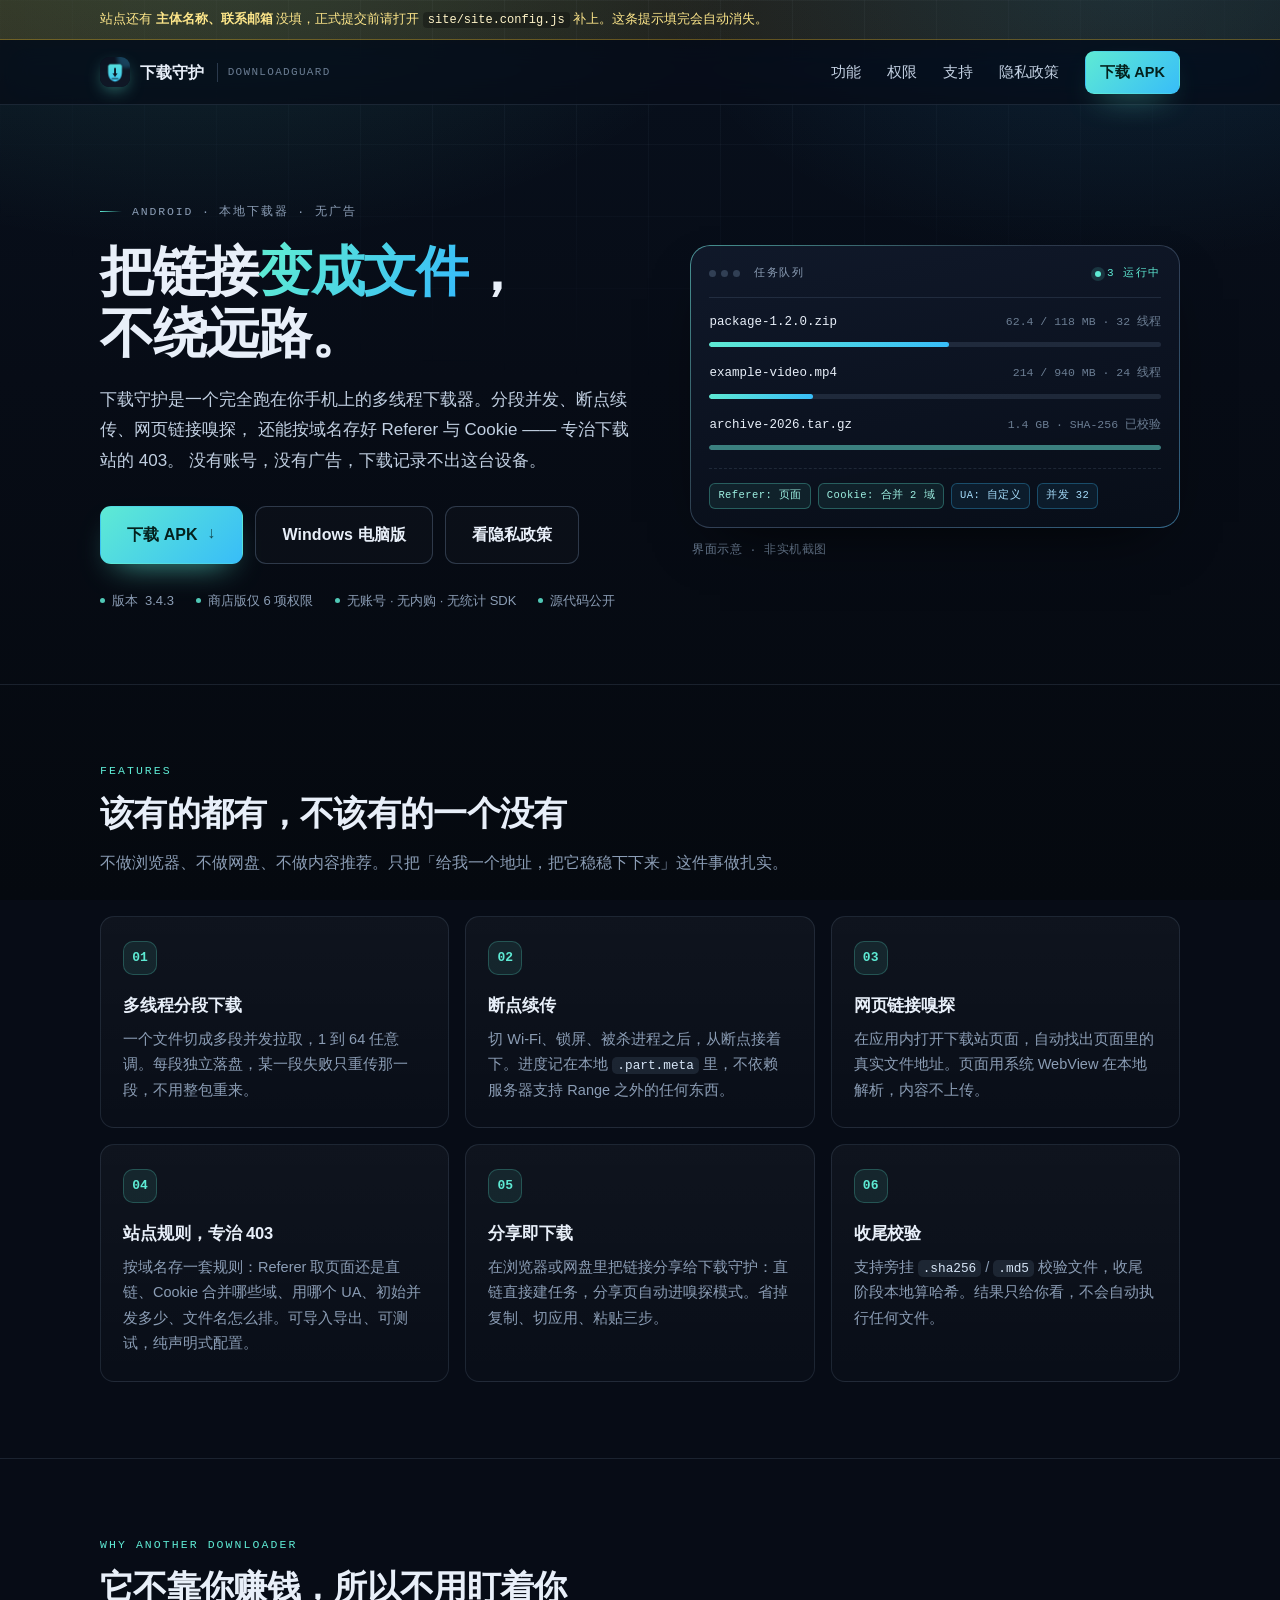
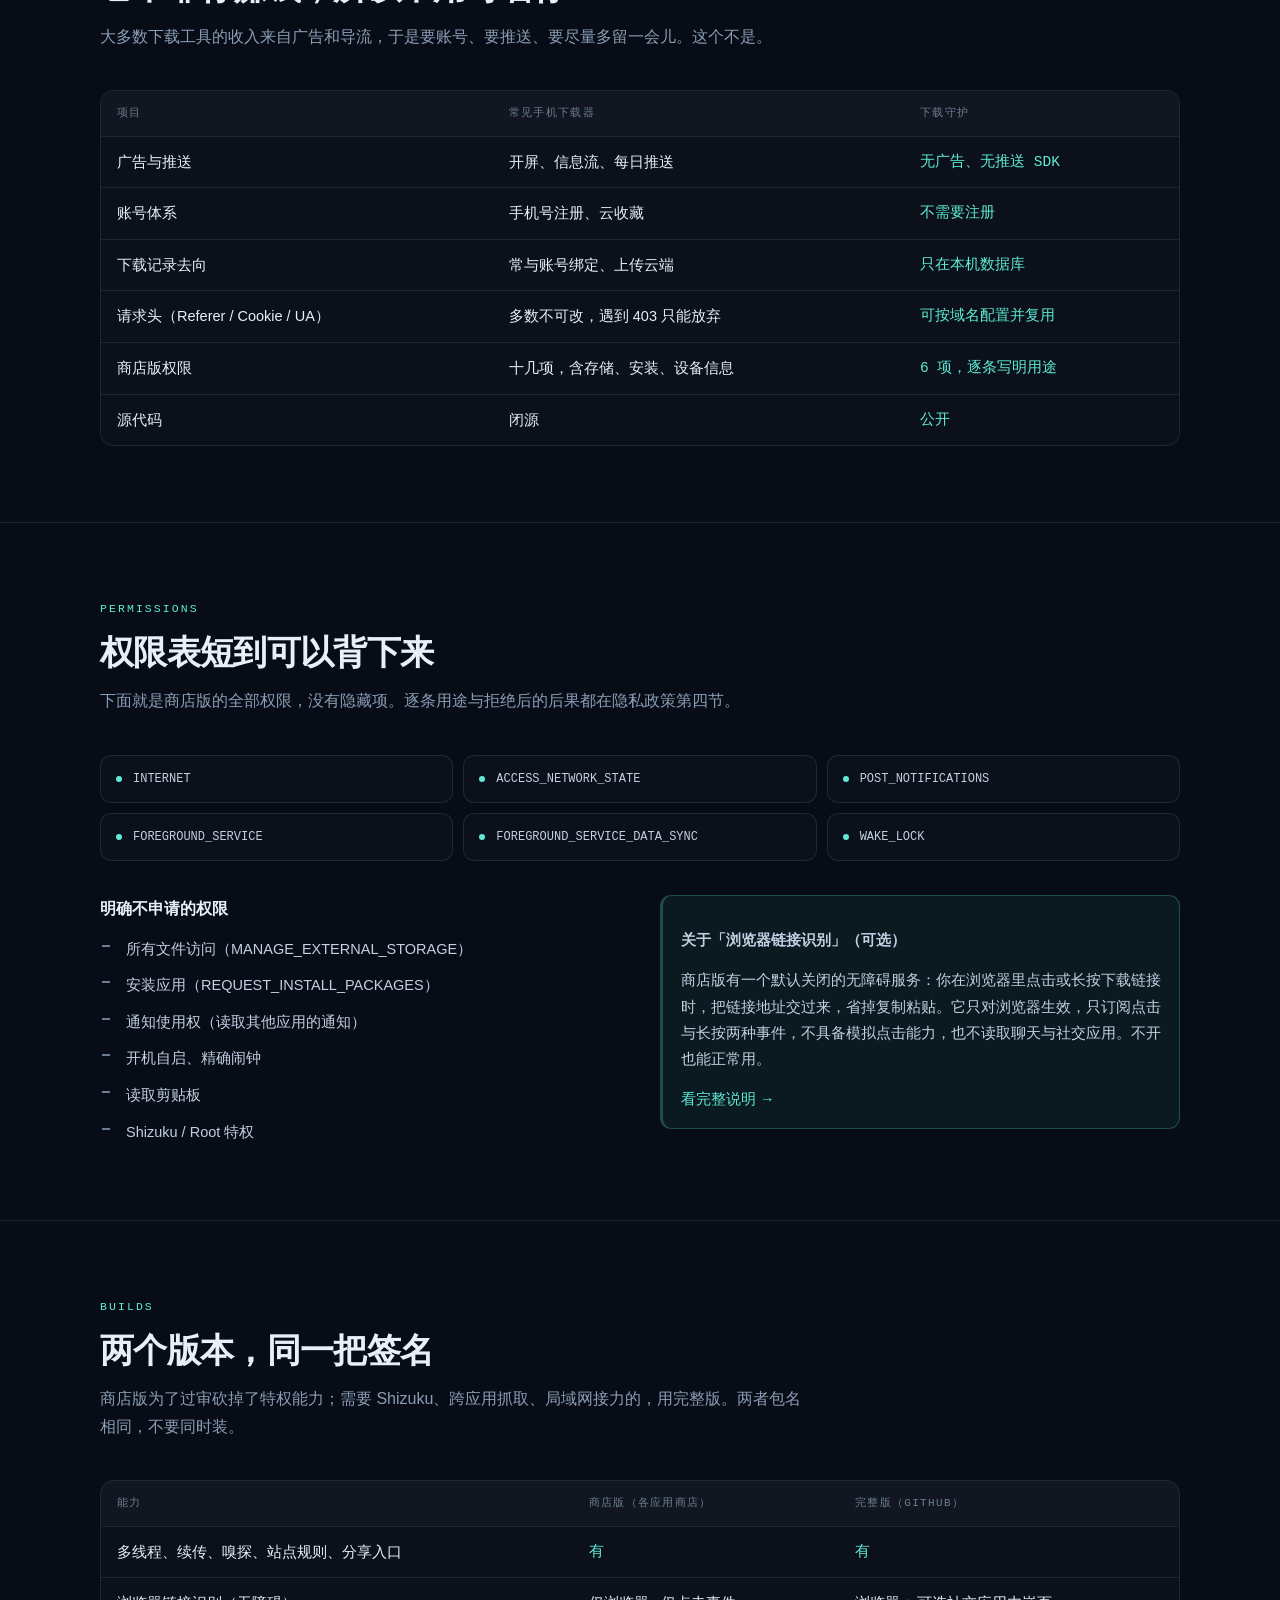
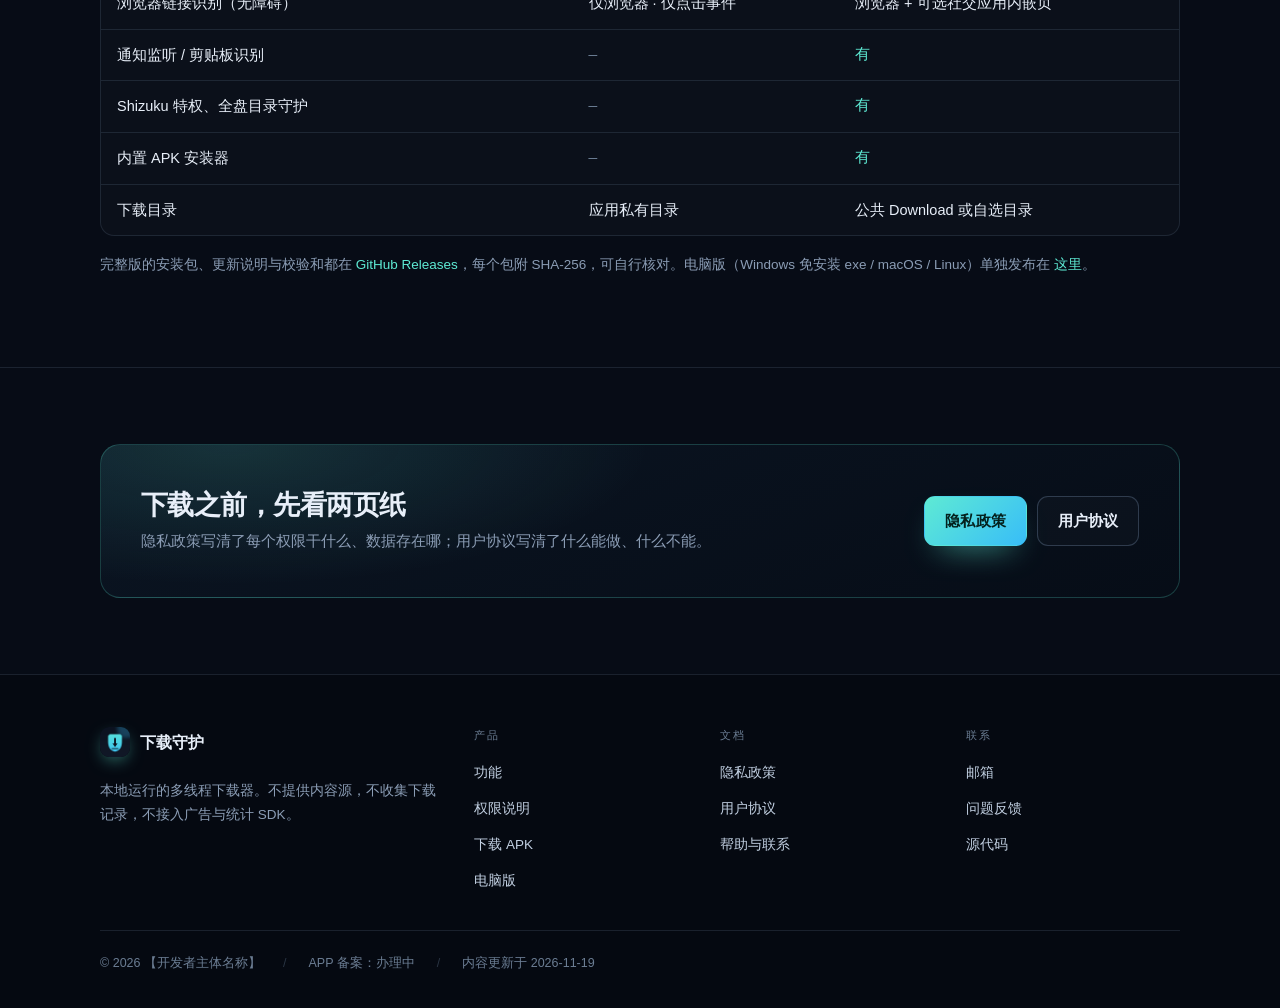
<file: site/index.html>
<!doctype html>
<html lang="zh-CN">
<head>
<meta charset="utf-8">
<meta name="viewport" content="width=device-width, initial-scale=1">
<title>下载守护 · 本地多线程下载器（Android）</title>
<meta name="description" content="下载守护是一个跑在手机本地的多线程下载器：断点续传、网页链接嗅探、按站点配置 Referer 与 Cookie。无广告、无账号，下载记录不出设备。">
<meta name="theme-color" content="#070c16">
<meta property="og:type" content="website">
<meta property="og:title" content="下载守护 · 本地多线程下载器">
<meta property="og:description" content="断点续传、网页嗅探、站点规则。无广告、无账号，下载记录留在本机。">
<meta property="og:image" content="./assets/feature-graphic.png">
<link rel="icon" href="./assets/icon-512.png">
<link rel="apple-touch-icon" href="./assets/icon-512.png">
<link rel="stylesheet" href="./assets/style.css">
<script type="application/ld+json">
{
  "@context": "https://schema.org",
  "@type": "SoftwareApplication",
  "name": "下载守护",
  "alternateName": "DownloadGuard",
  "applicationCategory": "UtilitiesApplication",
  "operatingSystem": "Android 8.0+",
  "softwareVersion": "3.4.3",
  "inLanguage": "zh-CN",
  "offers": { "@type": "Offer", "price": "0", "priceCurrency": "CNY" },
  "description": "本地运行的多线程下载器，支持断点续传、网页链接嗅探、按站点配置请求头。无广告、无账号，不上传下载记录。"
}
</script>
</head>
<body>
<a class="skip" href="#main">跳到正文</a>

<div class="notice" id="config-banner" hidden>
  <div class="wrap">
    <span>站点还有 <b data-missing>主体名称、联系邮箱</b> 没填，正式提交前请打开 <code>site/site.config.js</code> 补上。这条提示填完会自动消失。</span>
  </div>
</div>

<header class="site-header">
  <div class="wrap header-inner">
    <a class="brand" href="./index.html">
      <img class="brand-mark" src="./assets/icon-512.png" alt="" width="30" height="30">
      <span>下载守护</span>
      <span class="brand-sub">DownloadGuard</span>
    </a>

    <button class="nav-toggle" type="button" aria-expanded="false" aria-controls="nav">菜单</button>

    <nav class="nav" id="nav" aria-label="主导航">
      <a href="#features">功能</a>
      <a href="#permissions">权限</a>
      <a href="./support.html">支持</a>
      <a href="./privacy.html">隐私政策</a>
      <a class="btn btn-primary btn-sm" data-site-href="apk" href="https://github.com/zhaofan128/download-guard/releases/tag/v3.4.3" rel="noopener">下载 APK</a>
    </nav>
  </div>
</header>

<main id="main">

  <!-- Hero -->
  <section class="hero">
    <div class="wrap hero-grid">
      <div>
        <p class="eyebrow">Android · 本地下载器 · 无广告</p>
        <h1>把链接<span class="grad">变成文件</span>，<br>不绕远路。</h1>
        <p class="lead">
          下载守护是一个完全跑在你手机上的多线程下载器。分段并发、断点续传、网页链接嗅探，
          还能按域名存好 Referer 与 Cookie —— 专治下载站的 403。
          没有账号，没有广告，下载记录不出这台设备。
        </p>
        <div class="hero-actions">
          <a class="btn btn-primary btn-lg" data-site-href="apk" href="https://github.com/zhaofan128/download-guard/releases/tag/v3.4.3" rel="noopener">
            下载 APK <span class="arrow">↓</span>
          </a>
          <a class="btn btn-ghost btn-lg" data-site-href="desktop" href="https://github.com/zhaofan128/download-guard/releases/latest" rel="noopener">Windows 电脑版</a>
          <a class="btn btn-ghost btn-lg" href="./privacy.html">看隐私政策</a>
        </div>
        <ul class="facts">
          <li>版本 <span data-site="version">3.4.3</span></li>
          <li>商店版仅 6 项权限</li>
          <li>无账号 · 无内购 · 无统计 SDK</li>
          <li>源代码公开</li>
        </ul>
      </div>

      <div>
        <div class="panel" role="img" aria-label="下载守护任务列表界面示意：三个下载任务，分别处于进行中、进行中、已完成状态，底部显示当前站点规则">
          <div class="panel-head">
            <span class="dots" aria-hidden="true"><i></i><i></i><i></i></span>
            <span>任务队列</span>
            <span class="live">3 运行中</span>
          </div>

          <div class="task">
            <div class="task-top">
              <span class="task-name">package-1.2.0.zip</span>
              <span class="task-meta">62.4 / 118 MB · 32 线程</span>
            </div>
            <div class="bar"><span style="width:53%"></span></div>
          </div>

          <div class="task">
            <div class="task-top">
              <span class="task-name">example-video.mp4</span>
              <span class="task-meta">214 / 940 MB · 24 线程</span>
            </div>
            <div class="bar"><span style="width:23%"></span></div>
          </div>

          <div class="task">
            <div class="task-top">
              <span class="task-name">archive-2026.tar.gz</span>
              <span class="task-meta">1.4 GB · SHA-256 已校验</span>
            </div>
            <div class="bar done"><span style="width:100%"></span></div>
          </div>

          <div class="panel-foot">
            <span class="chip">Referer: 页面</span>
            <span class="chip">Cookie: 合并 2 域</span>
            <span class="chip alt">UA: 自定义</span>
            <span class="chip alt">并发 32</span>
          </div>
        </div>
        <p class="panel-caption">界面示意 · 非实机截图</p>
      </div>
    </div>
  </section>

  <!-- 功能 -->
  <section class="section" id="features">
    <div class="wrap">
      <div class="section-head">
        <p class="kicker">Features</p>
        <h2>该有的都有，不该有的一个没有</h2>
        <p class="section-lead">不做浏览器、不做网盘、不做内容推荐。只把「给我一个地址，把它稳稳下下来」这件事做扎实。</p>
      </div>

      <div class="grid-3">
        <article class="feature">
          <div class="feature-icon" aria-hidden="true">01</div>
          <h3>多线程分段下载</h3>
          <p>一个文件切成多段并发拉取，1 到 64 任意调。每段独立落盘，某一段失败只重传那一段，不用整包重来。</p>
        </article>

        <article class="feature">
          <div class="feature-icon" aria-hidden="true">02</div>
          <h3>断点续传</h3>
          <p>切 Wi-Fi、锁屏、被杀进程之后，从断点接着下。进度记在本地 <code>.part.meta</code> 里，不依赖服务器支持 Range 之外的任何东西。</p>
        </article>

        <article class="feature">
          <div class="feature-icon" aria-hidden="true">03</div>
          <h3>网页链接嗅探</h3>
          <p>在应用内打开下载站页面，自动找出页面里的真实文件地址。页面用系统 WebView 在本地解析，内容不上传。</p>
        </article>

        <article class="feature">
          <div class="feature-icon" aria-hidden="true">04</div>
          <h3>站点规则，专治 403</h3>
          <p>按域名存一套规则：Referer 取页面还是直链、Cookie 合并哪些域、用哪个 UA、初始并发多少、文件名怎么排。可导入导出、可测试，纯声明式配置。</p>
        </article>

        <article class="feature">
          <div class="feature-icon" aria-hidden="true">05</div>
          <h3>分享即下载</h3>
          <p>在浏览器或网盘里把链接分享给下载守护：直链直接建任务，分享页自动进嗅探模式。省掉复制、切应用、粘贴三步。</p>
        </article>

        <article class="feature">
          <div class="feature-icon" aria-hidden="true">06</div>
          <h3>收尾校验</h3>
          <p>支持旁挂 <code>.sha256</code> / <code>.md5</code> 校验文件，收尾阶段本地算哈希。结果只给你看，不会自动执行任何文件。</p>
        </article>
      </div>
    </div>
  </section>

  <!-- 差异 -->
  <section class="section" id="why">
    <div class="wrap">
      <div class="section-head">
        <p class="kicker">Why another downloader</p>
        <h2>它不靠你赚钱，所以不用盯着你</h2>
        <p class="section-lead">大多数下载工具的收入来自广告和导流，于是要账号、要推送、要尽量多留一会儿。这个不是。</p>
      </div>

      <div class="table-wrap">
        <table>
          <thead>
            <tr>
              <th scope="col">项目</th>
              <th scope="col">常见手机下载器</th>
              <th scope="col">下载守护</th>
            </tr>
          </thead>
          <tbody>
            <tr>
              <td>广告与推送</td>
              <td>开屏、信息流、每日推送</td>
              <td class="tick">无广告、无推送 SDK</td>
            </tr>
            <tr>
              <td>账号体系</td>
              <td>手机号注册、云收藏</td>
              <td class="tick">不需要注册</td>
            </tr>
            <tr>
              <td>下载记录去向</td>
              <td>常与账号绑定、上传云端</td>
              <td class="tick">只在本机数据库</td>
            </tr>
            <tr>
              <td>请求头（Referer / Cookie / UA）</td>
              <td>多数不可改，遇到 403 只能放弃</td>
              <td class="tick">可按域名配置并复用</td>
            </tr>
            <tr>
              <td>商店版权限</td>
              <td>十几项，含存储、安装、设备信息</td>
              <td class="tick">6 项，逐条写明用途</td>
            </tr>
            <tr>
              <td>源代码</td>
              <td>闭源</td>
              <td class="tick">公开</td>
            </tr>
          </tbody>
        </table>
      </div>
    </div>
  </section>

  <!-- 权限 -->
  <section class="section" id="permissions">
    <div class="wrap">
      <div class="section-head">
        <p class="kicker">Permissions</p>
        <h2>权限表短到可以背下来</h2>
        <p class="section-lead">下面就是商店版的全部权限，没有隐藏项。逐条用途与拒绝后的后果都在隐私政策第四节。</p>
      </div>

      <div class="perm-grid">
        <div class="perm"><i aria-hidden="true"></i>INTERNET</div>
        <div class="perm"><i aria-hidden="true"></i>ACCESS_NETWORK_STATE</div>
        <div class="perm"><i aria-hidden="true"></i>POST_NOTIFICATIONS</div>
        <div class="perm"><i aria-hidden="true"></i>FOREGROUND_SERVICE</div>
        <div class="perm"><i aria-hidden="true"></i>FOREGROUND_SERVICE_DATA_SYNC</div>
        <div class="perm"><i aria-hidden="true"></i>WAKE_LOCK</div>
      </div>

      <div class="split" style="margin-top:34px">
        <div>
          <h3 style="margin:0 0 14px;font-size:16px">明确不申请的权限</h3>
          <ul class="checklist no">
            <li>所有文件访问（MANAGE_EXTERNAL_STORAGE）</li>
            <li>安装应用（REQUEST_INSTALL_PACKAGES）</li>
            <li>通知使用权（读取其他应用的通知）</li>
            <li>开机自启、精确闹钟</li>
            <li>读取剪贴板</li>
            <li>Shizuku / Root 特权</li>
          </ul>
        </div>
        <div class="callout" style="margin:0">
          <p><strong>关于「浏览器链接识别」（可选）</strong></p>
          <p>商店版有一个默认关闭的无障碍服务：你在浏览器里点击或长按下载链接时，把链接地址交过来，省掉复制粘贴。它只对浏览器生效，只订阅点击与长按两种事件，不具备模拟点击能力，也不读取聊天与社交应用。不开也能正常用。</p>
          <p style="margin-bottom:0"><a href="./privacy.html#a11y">看完整说明 →</a></p>
        </div>
      </div>
    </div>
  </section>

  <!-- 版本 -->
  <section class="section" id="builds">
    <div class="wrap">
      <div class="section-head">
        <p class="kicker">Builds</p>
        <h2>两个版本，同一把签名</h2>
        <p class="section-lead">商店版为了过审砍掉了特权能力；需要 Shizuku、跨应用抓取、局域网接力的，用完整版。两者包名相同，不要同时装。</p>
      </div>

      <div class="table-wrap">
        <table>
          <thead>
            <tr>
              <th scope="col">能力</th>
              <th scope="col">商店版（各应用商店）</th>
              <th scope="col">完整版（GitHub）</th>
            </tr>
          </thead>
          <tbody>
            <tr>
              <td>多线程、续传、嗅探、站点规则、分享入口</td>
              <td class="tick">有</td>
              <td class="tick">有</td>
            </tr>
            <tr>
              <td>浏览器链接识别（无障碍）</td>
              <td>仅浏览器 · 仅点击事件</td>
              <td>浏览器 + 可选社交应用内嵌页</td>
            </tr>
            <tr>
              <td>通知监听 / 剪贴板识别</td>
              <td class="cross">—</td>
              <td class="tick">有</td>
            </tr>
            <tr>
              <td>Shizuku 特权、全盘目录守护</td>
              <td class="cross">—</td>
              <td class="tick">有</td>
            </tr>
            <tr>
              <td>内置 APK 安装器</td>
              <td class="cross">—</td>
              <td class="tick">有</td>
            </tr>
            <tr>
              <td>下载目录</td>
              <td>应用私有目录</td>
              <td>公共 Download 或自选目录</td>
            </tr>
          </tbody>
        </table>
      </div>

      <p style="margin-top:18px;font-size:13.5px;color:var(--muted)">
        完整版的安装包、更新说明与校验和都在 <a data-site-href="apk" href="https://github.com/zhaofan128/download-guard/releases/tag/v3.4.3" rel="noopener">GitHub Releases</a>，每个包附 SHA-256，可自行核对。电脑版（Windows 免安装 exe / macOS / Linux）单独发布在 <a data-site-href="desktop" href="https://github.com/zhaofan128/download-guard/releases/latest" rel="noopener">这里</a>。
      </p>
    </div>
  </section>

  <!-- CTA -->
  <section class="section">
    <div class="wrap">
      <div class="cta-band">
        <div>
          <h2>下载之前，先看两页纸</h2>
          <p>隐私政策写清了每个权限干什么、数据存在哪；用户协议写清了什么能做、什么不能。</p>
        </div>
        <div style="display:flex;gap:10px;flex-wrap:wrap">
          <a class="btn btn-primary" href="./privacy.html">隐私政策</a>
          <a class="btn btn-ghost" href="./terms.html">用户协议</a>
        </div>
      </div>
    </div>
  </section>

</main>

<footer class="site-footer">
  <div class="wrap">
    <div class="footer-grid">
      <div class="footer-brand">
        <a class="brand" href="./index.html">
          <img class="brand-mark" src="./assets/icon-512.png" alt="" width="30" height="30">
          <span>下载守护</span>
        </a>
        <p>本地运行的多线程下载器。不提供内容源，不收集下载记录，不接入广告与统计 SDK。</p>
      </div>

      <div class="footer-col">
        <h4>产品</h4>
        <ul>
          <li><a href="#features">功能</a></li>
          <li><a href="#permissions">权限说明</a></li>
          <li><a data-site-href="apk" href="https://github.com/zhaofan128/download-guard/releases/tag/v3.4.3" rel="noopener">下载 APK</a></li>
          <li><a data-site-href="desktop" href="https://github.com/zhaofan128/download-guard/releases/latest" rel="noopener">电脑版</a></li>
        </ul>
      </div>

      <div class="footer-col">
        <h4>文档</h4>
        <ul>
          <li><a href="./privacy.html">隐私政策</a></li>
          <li><a href="./terms.html">用户协议</a></li>
          <li><a href="./support.html">帮助与联系</a></li>
        </ul>
      </div>

      <div class="footer-col">
        <h4>联系</h4>
        <ul>
          <li><a data-site-mail="email" href="#">邮箱</a></li>
          <li><a data-site-href="issues" href="https://github.com/zhaofan128/download-guard/issues" rel="noopener">问题反馈</a></li>
          <li><a data-site-href="repo" href="https://github.com/zhaofan128/download-guard" rel="noopener">源代码</a></li>
        </ul>
      </div>
    </div>

    <div class="footer-bottom">
      <span>© <span data-year>2026</span> <span data-site="operator">【开发者主体名称】</span></span>
      <span class="sep">/</span>
      <a class="icp" data-icp href="#">APP 备案：办理中</a>
      <span class="sep" data-police-wrap hidden></span>
      <a data-police href="#" hidden></a>
      <span class="sep">/</span>
      <span>内容更新于 <span data-site="updated">2026-11-18</span></span>
    </div>
  </div>
</footer>

<script src="./site.config.js"></script>
<script src="./assets/app.js"></script>
</body>
</html>
</file>
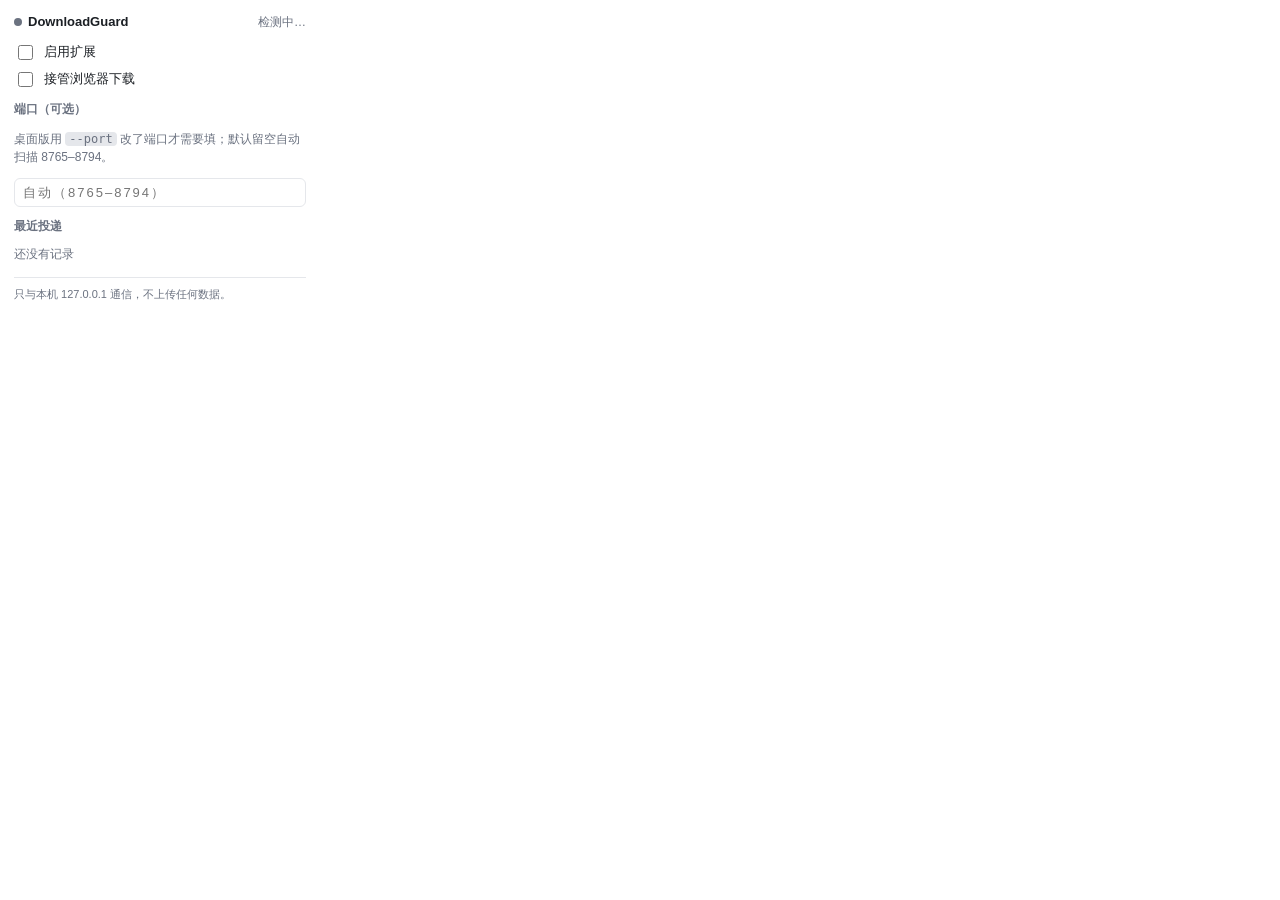
<file: browser-extension/popup.html>
<!DOCTYPE html>
<html lang="zh-CN">
<head>
  <meta charset="utf-8">
  <meta name="viewport" content="width=device-width, initial-scale=1">
  <title>DownloadGuard</title>
  <link rel="stylesheet" href="popup.css">
</head>
<body>
  <header>
    <div class="brand">
      <span class="dot" id="dot"></span>
      <strong>DownloadGuard</strong>
    </div>
    <span class="state" id="state">检测中…</span>
  </header>

  <section id="pairBox" class="pair hidden">
    <p>首次使用需要配对。在 DownloadGuard 设置页找到 8 位配对码：</p>
    <div class="row">
      <input id="code" inputmode="numeric" maxlength="8" placeholder="8 位数字" autocomplete="off">
      <button id="pairBtn">配对</button>
    </div>
    <p class="hint" id="pairHint"></p>
  </section>

  <section id="confirmBox" class="pair hidden">
    <p><strong>要不要接管所有浏览器下载？</strong><br>开启后，浏览器里的每次下载都会被取消并交给 DownloadGuard。建议开启；只想在右键菜单里手动用，就选「不接管」。</p>
    <div class="row">
      <button id="takeYes">接管</button>
      <button id="takeNo">不接管</button>
    </div>
  </section>

  <section class="switches">
    <label class="switch">
      <input type="checkbox" id="enabled">
      <span>启用扩展</span>
    </label>
    <label class="switch">
      <input type="checkbox" id="hijack">
      <span>接管浏览器下载</span>
    </label>
  </section>

  <section class="adv">
    <h4>端口（可选）</h4>
    <p class="hint">桌面版用 <code>--port</code> 改了端口才需要填；默认留空自动扫描 8765–8794。</p>
    <div class="row">
      <input id="manualPort" inputmode="numeric" maxlength="5" placeholder="自动（8765–8794）" autocomplete="off">
    </div>
  </section>

  <section class="recent">
    <h4>最近投递</h4>
    <ul id="list"><li class="empty">还没有记录</li></ul>
  </section>

  <section class="cool hidden" id="coolBox">
    <h4>正在冷却的站点</h4>
    <ul id="coolList"></ul>
  </section>

  <section class="skip hidden" id="skipBox">
    <h4>不接管的站点</h4>
    <ul id="skipList"></ul>
    <div class="row">
      <input id="skipHost" placeholder="例：pan.baidu.com" autocomplete="off">
      <button id="addSkip">添加</button>
    </div>
  </section>

  <footer>
    只与本机 127.0.0.1 通信，不上传任何数据。
  </footer>

  <script src="popup.js"></script>
</body>
</html>
</file>
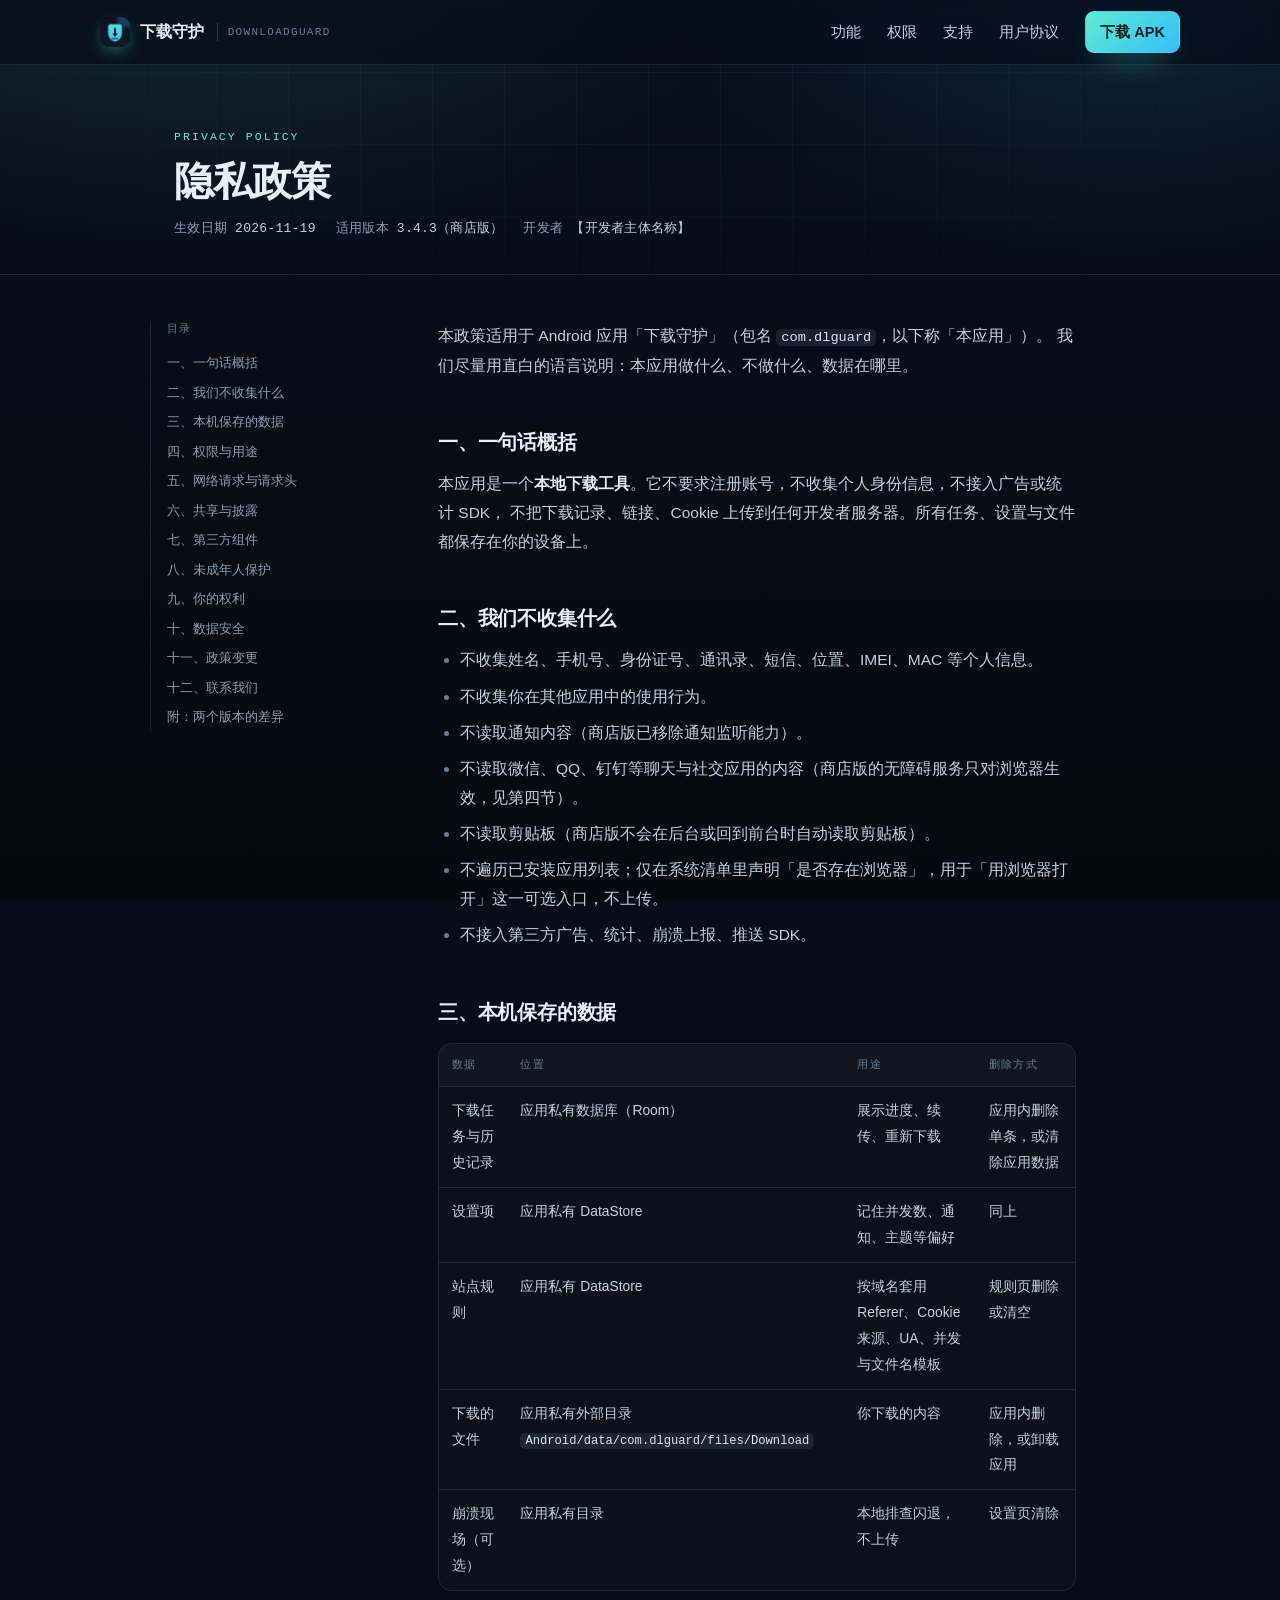
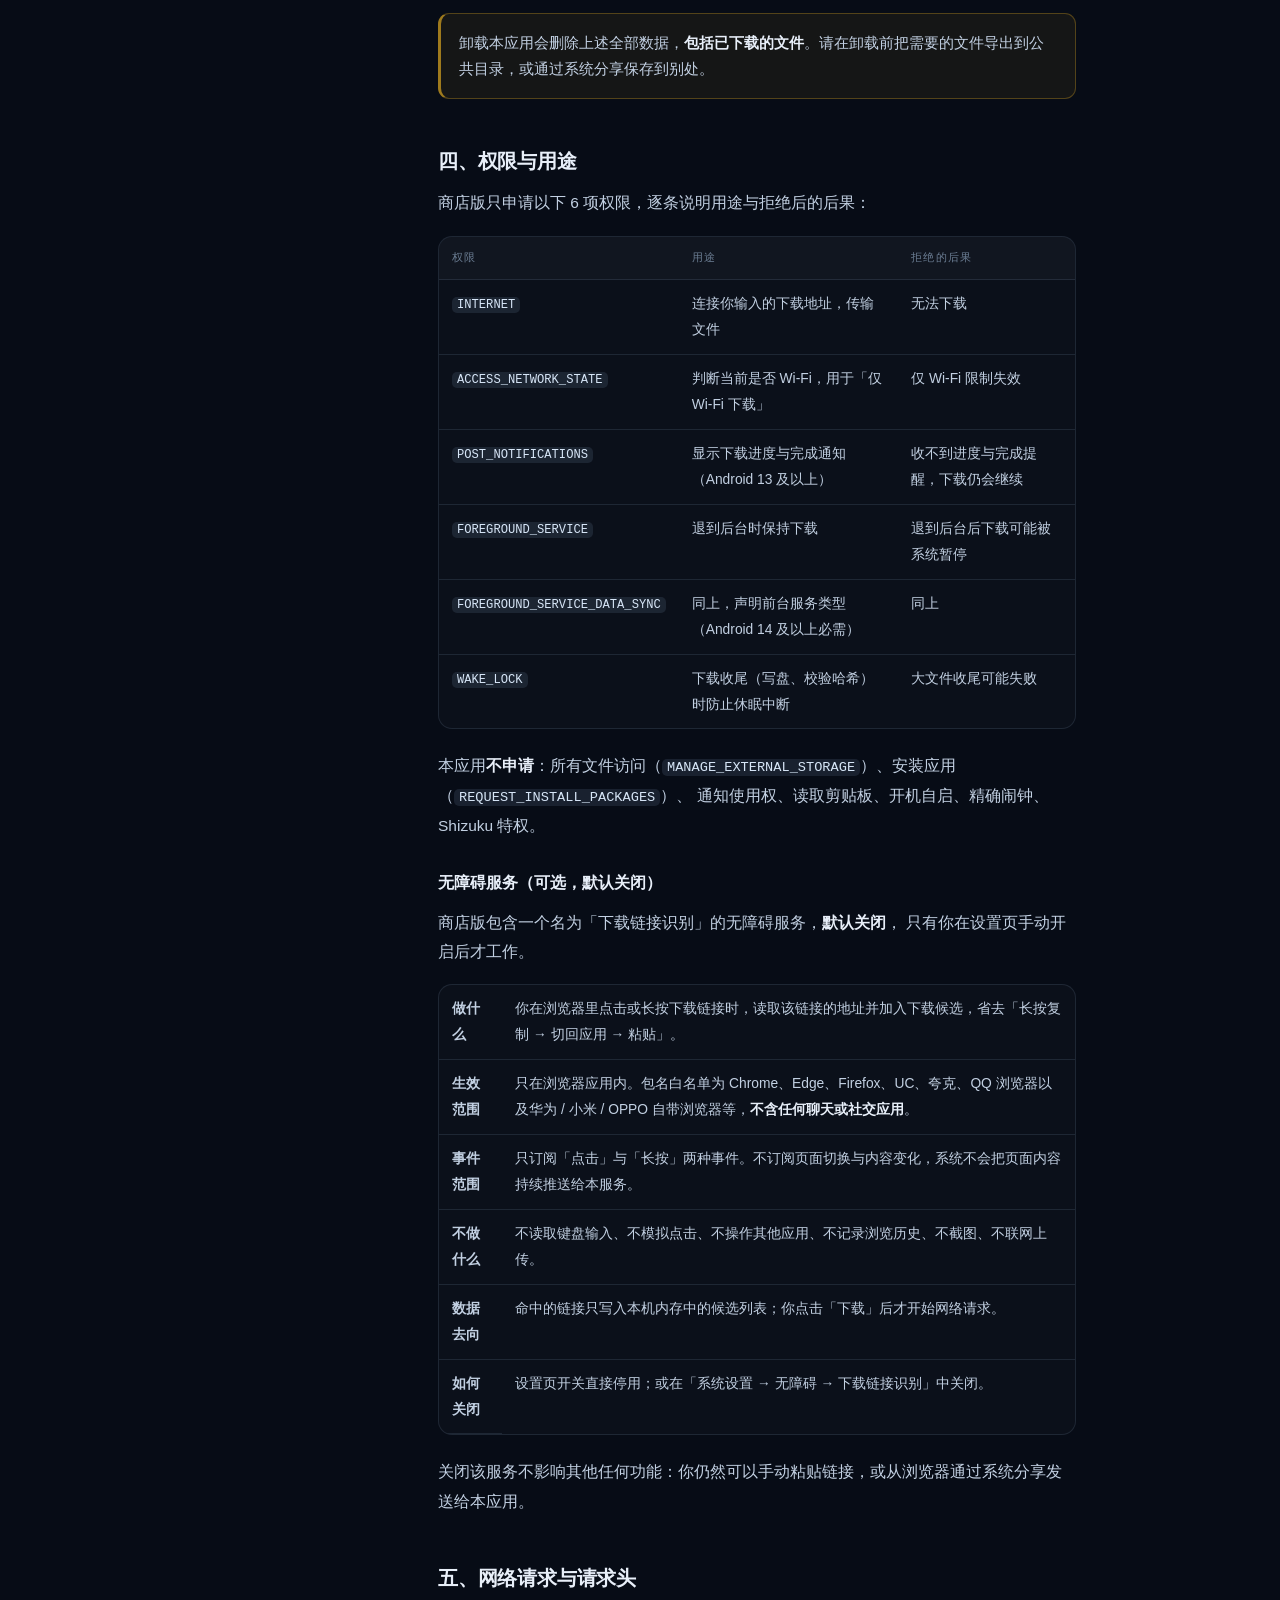
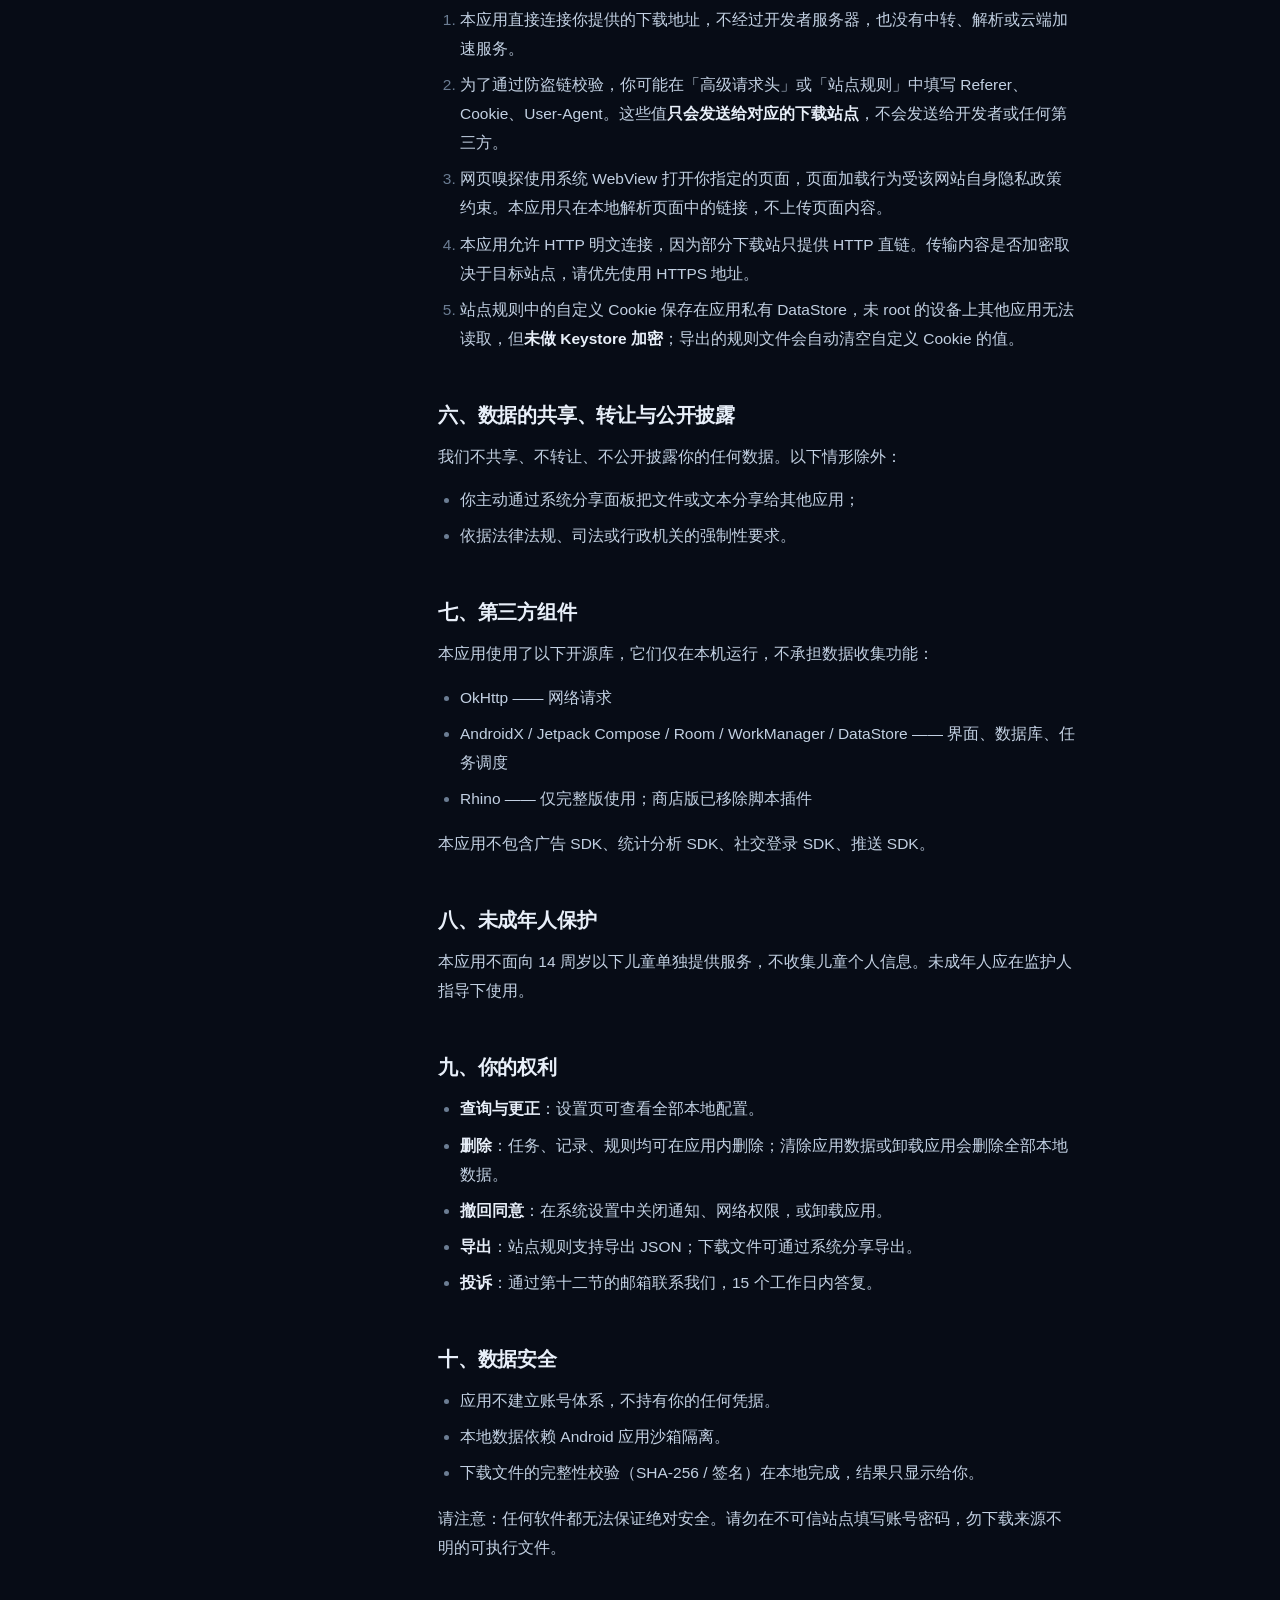
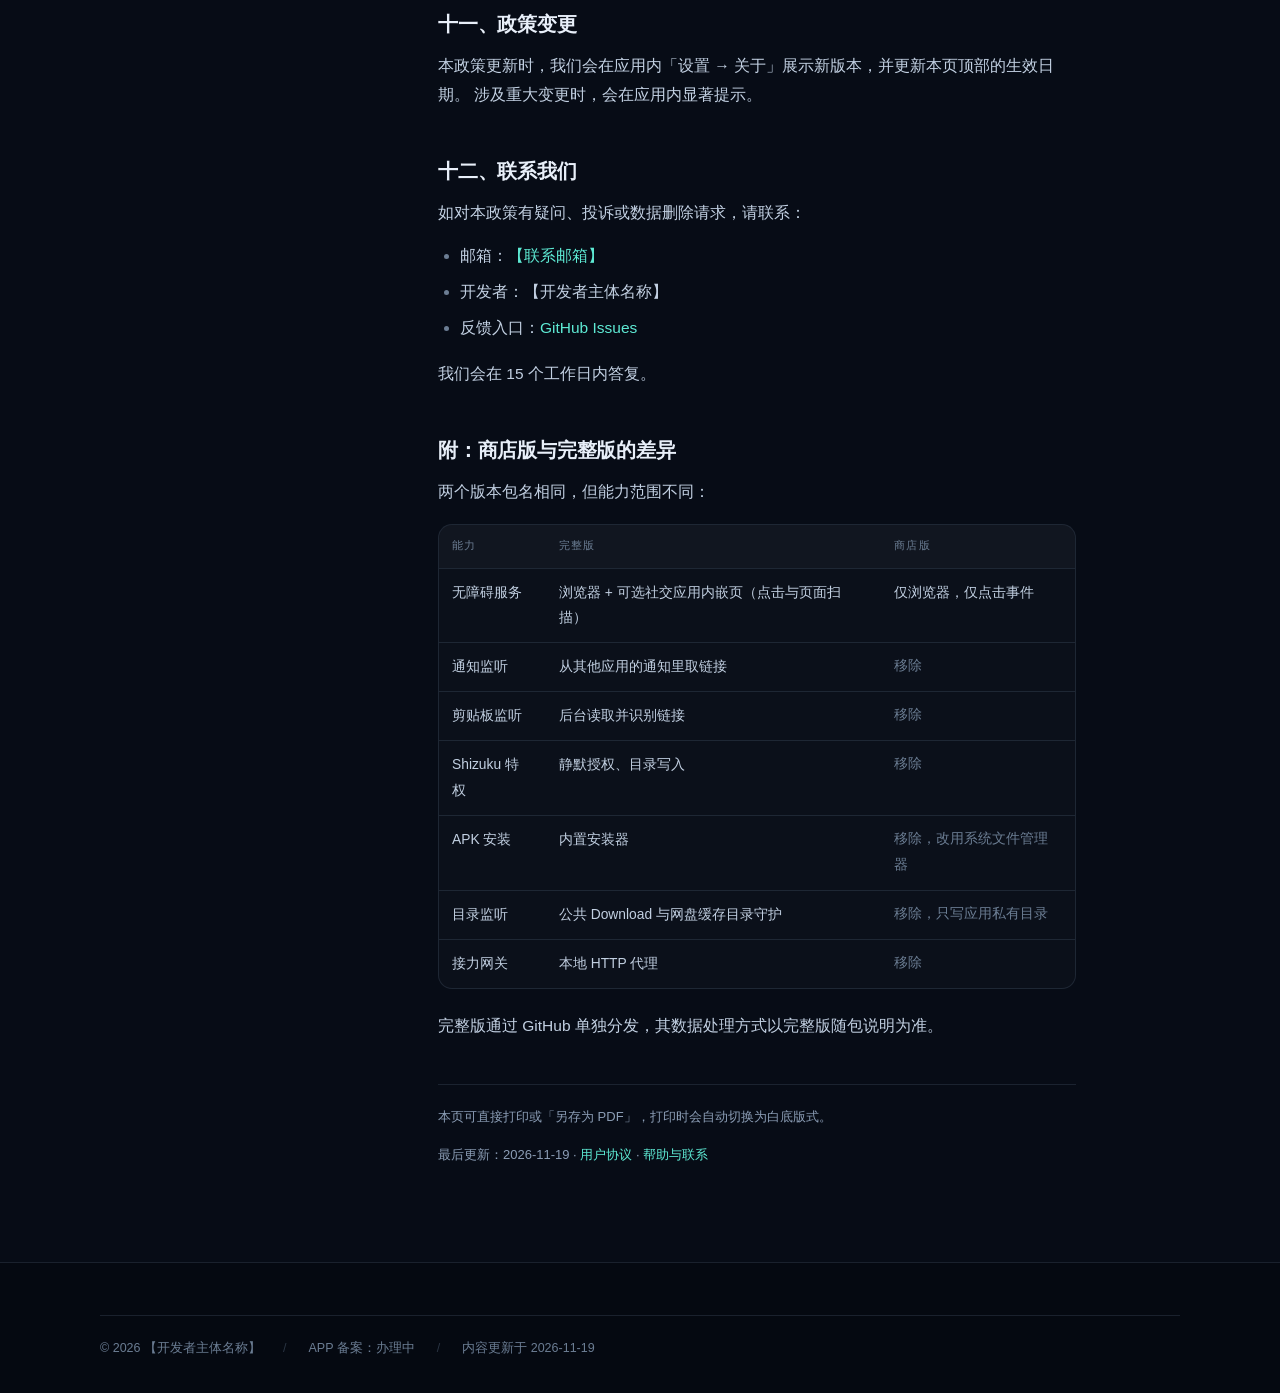
<file: site/privacy.html>
<!doctype html>
<html lang="zh-CN">
<head>
<meta charset="utf-8">
<meta name="viewport" content="width=device-width, initial-scale=1">
<title>隐私政策 · 下载守护</title>
<meta name="description" content="下载守护隐私政策：不收集个人身份信息，不接入广告与统计 SDK，下载记录与文件只保存在本机。含 6 项权限与可选无障碍服务的逐条说明。">
<meta name="theme-color" content="#070c16">
<meta property="og:type" content="article">
<meta property="og:title" content="隐私政策 · 下载守护">
<meta property="og:image" content="./assets/feature-graphic.png">
<link rel="icon" href="./assets/icon-512.png">
<link rel="stylesheet" href="./assets/style.css">
</head>
<body>
<a class="skip" href="#main">跳到正文</a>

<header class="site-header">
  <div class="wrap header-inner">
    <a class="brand" href="./index.html">
      <img class="brand-mark" src="./assets/icon-512.png" alt="" width="30" height="30">
      <span>下载守护</span>
      <span class="brand-sub">DownloadGuard</span>
    </a>
    <button class="nav-toggle" type="button" aria-expanded="false" aria-controls="nav">菜单</button>
    <nav class="nav" id="nav" aria-label="主导航">
      <a href="./index.html#features">功能</a>
      <a href="./index.html#permissions">权限</a>
      <a href="./support.html">支持</a>
      <a href="./terms.html">用户协议</a>
      <a class="btn btn-primary btn-sm" data-site-href="release" href="https://github.com/zhaofan128/download-guard/releases/latest" rel="noopener">下载 APK</a>
    </nav>
  </div>
</header>

<main id="main">
  <div class="doc-hero">
    <div class="wrap">
      <p class="kicker">Privacy Policy</p>
      <h1>隐私政策</h1>
      <p class="doc-meta">
        <span>生效日期 <b data-site="updated">2026-11-18</b></span>
        <span>适用版本 <b>3.4.3（商店版）</b></span>
        <span>开发者 <b data-site="operator">【开发者主体名称】</b></span>
      </p>
    </div>
  </div>

  <div class="wrap doc">
    <aside class="doc-toc" aria-label="目录">
      <p>目录</p>
      <ol>
        <li><a href="#summary">一、一句话概括</a></li>
        <li><a href="#not-collected">二、我们不收集什么</a></li>
        <li><a href="#local-data">三、本机保存的数据</a></li>
        <li><a href="#permissions">四、权限与用途</a></li>
        <li><a href="#network">五、网络请求与请求头</a></li>
        <li><a href="#sharing">六、共享与披露</a></li>
        <li><a href="#third-party">七、第三方组件</a></li>
        <li><a href="#minors">八、未成年人保护</a></li>
        <li><a href="#rights">九、你的权利</a></li>
        <li><a href="#security">十、数据安全</a></li>
        <li><a href="#changes">十一、政策变更</a></li>
        <li><a href="#contact">十二、联系我们</a></li>
        <li><a href="#builds">附：两个版本的差异</a></li>
      </ol>
    </aside>

    <article class="doc-body">
      <p>
        本政策适用于 Android 应用「下载守护」（包名 <code>com.dlguard</code>，以下称「本应用」）。
        我们尽量用直白的语言说明：本应用做什么、不做什么、数据在哪里。
      </p>

      <h2 id="summary">一、一句话概括</h2>
      <p>
        本应用是一个<strong>本地下载工具</strong>。它不要求注册账号，不收集个人身份信息，不接入广告或统计 SDK，
        不把下载记录、链接、Cookie 上传到任何开发者服务器。所有任务、设置与文件都保存在你的设备上。
      </p>

      <h2 id="not-collected">二、我们不收集什么</h2>
      <ul>
        <li>不收集姓名、手机号、身份证号、通讯录、短信、位置、IMEI、MAC 等个人信息。</li>
        <li>不收集你在其他应用中的使用行为。</li>
        <li>不读取通知内容（商店版已移除通知监听能力）。</li>
        <li>不读取微信、QQ、钉钉等聊天与社交应用的内容（商店版的无障碍服务只对浏览器生效，见第四节）。</li>
        <li>不读取剪贴板（商店版不会在后台或回到前台时自动读取剪贴板）。</li>
        <li>不遍历已安装应用列表；仅在系统清单里声明「是否存在浏览器」，用于「用浏览器打开」这一可选入口，不上传。</li>
        <li>不接入第三方广告、统计、崩溃上报、推送 SDK。</li>
      </ul>

      <h2 id="local-data">三、本机保存的数据</h2>
      <div class="table-wrap">
        <table>
          <thead>
            <tr>
              <th scope="col">数据</th>
              <th scope="col">位置</th>
              <th scope="col">用途</th>
              <th scope="col">删除方式</th>
            </tr>
          </thead>
          <tbody>
            <tr>
              <td>下载任务与历史记录</td>
              <td>应用私有数据库（Room）</td>
              <td>展示进度、续传、重新下载</td>
              <td>应用内删除单条，或清除应用数据</td>
            </tr>
            <tr>
              <td>设置项</td>
              <td>应用私有 DataStore</td>
              <td>记住并发数、通知、主题等偏好</td>
              <td>同上</td>
            </tr>
            <tr>
              <td>站点规则</td>
              <td>应用私有 DataStore</td>
              <td>按域名套用 Referer、Cookie 来源、UA、并发与文件名模板</td>
              <td>规则页删除或清空</td>
            </tr>
            <tr>
              <td>下载的文件</td>
              <td>应用私有外部目录 <code>Android/data/com.dlguard/files/Download</code></td>
              <td>你下载的内容</td>
              <td>应用内删除，或卸载应用</td>
            </tr>
            <tr>
              <td>崩溃现场（可选）</td>
              <td>应用私有目录</td>
              <td>本地排查闪退，不上传</td>
              <td>设置页清除</td>
            </tr>
          </tbody>
        </table>
      </div>
      <div class="callout warn">
        <p>卸载本应用会删除上述全部数据，<strong>包括已下载的文件</strong>。请在卸载前把需要的文件导出到公共目录，或通过系统分享保存到别处。</p>
      </div>

      <h2 id="permissions">四、权限与用途</h2>
      <p>商店版只申请以下 6 项权限，逐条说明用途与拒绝后的后果：</p>
      <div class="table-wrap">
        <table>
          <thead>
            <tr>
              <th scope="col">权限</th>
              <th scope="col">用途</th>
              <th scope="col">拒绝的后果</th>
            </tr>
          </thead>
          <tbody>
            <tr>
              <td><code>INTERNET</code></td>
              <td>连接你输入的下载地址，传输文件</td>
              <td>无法下载</td>
            </tr>
            <tr>
              <td><code>ACCESS_NETWORK_STATE</code></td>
              <td>判断当前是否 Wi-Fi，用于「仅 Wi-Fi 下载」</td>
              <td>仅 Wi-Fi 限制失效</td>
            </tr>
            <tr>
              <td><code>POST_NOTIFICATIONS</code></td>
              <td>显示下载进度与完成通知（Android 13 及以上）</td>
              <td>收不到进度与完成提醒，下载仍会继续</td>
            </tr>
            <tr>
              <td><code>FOREGROUND_SERVICE</code></td>
              <td>退到后台时保持下载</td>
              <td>退到后台后下载可能被系统暂停</td>
            </tr>
            <tr>
              <td><code>FOREGROUND_SERVICE_DATA_SYNC</code></td>
              <td>同上，声明前台服务类型（Android 14 及以上必需）</td>
              <td>同上</td>
            </tr>
            <tr>
              <td><code>WAKE_LOCK</code></td>
              <td>下载收尾（写盘、校验哈希）时防止休眠中断</td>
              <td>大文件收尾可能失败</td>
            </tr>
          </tbody>
        </table>
      </div>
      <p>
        本应用<strong>不申请</strong>：所有文件访问（<code>MANAGE_EXTERNAL_STORAGE</code>）、安装应用（<code>REQUEST_INSTALL_PACKAGES</code>）、
        通知使用权、读取剪贴板、开机自启、精确闹钟、Shizuku 特权。
      </p>

      <h3 id="a11y">无障碍服务（可选，默认关闭）</h3>
      <p>
        商店版包含一个名为「下载链接识别」的无障碍服务，<strong>默认关闭</strong>，
        只有你在设置页手动开启后才工作。
      </p>
      <div class="table-wrap">
        <table>
          <tbody>
            <tr>
              <th scope="row">做什么</th>
              <td>你在浏览器里点击或长按下载链接时，读取该链接的地址并加入下载候选，省去「长按复制 → 切回应用 → 粘贴」。</td>
            </tr>
            <tr>
              <th scope="row">生效范围</th>
              <td>只在浏览器应用内。包名白名单为 Chrome、Edge、Firefox、UC、夸克、QQ 浏览器以及华为 / 小米 / OPPO 自带浏览器等，<strong>不含任何聊天或社交应用</strong>。</td>
            </tr>
            <tr>
              <th scope="row">事件范围</th>
              <td>只订阅「点击」与「长按」两种事件。不订阅页面切换与内容变化，系统不会把页面内容持续推送给本服务。</td>
            </tr>
            <tr>
              <th scope="row">不做什么</th>
              <td>不读取键盘输入、不模拟点击、不操作其他应用、不记录浏览历史、不截图、不联网上传。</td>
            </tr>
            <tr>
              <th scope="row">数据去向</th>
              <td>命中的链接只写入本机内存中的候选列表；你点击「下载」后才开始网络请求。</td>
            </tr>
            <tr>
              <th scope="row">如何关闭</th>
              <td>设置页开关直接停用；或在「系统设置 → 无障碍 → 下载链接识别」中关闭。</td>
            </tr>
          </tbody>
        </table>
      </div>
      <p>关闭该服务不影响其他任何功能：你仍然可以手动粘贴链接，或从浏览器通过系统分享发送给本应用。</p>

      <h2 id="network">五、网络请求与请求头</h2>
      <ol>
        <li>本应用直接连接你提供的下载地址，不经过开发者服务器，也没有中转、解析或云端加速服务。</li>
        <li>为了通过防盗链校验，你可能在「高级请求头」或「站点规则」中填写 Referer、Cookie、User-Agent。这些值<strong>只会发送给对应的下载站点</strong>，不会发送给开发者或任何第三方。</li>
        <li>网页嗅探使用系统 WebView 打开你指定的页面，页面加载行为受该网站自身隐私政策约束。本应用只在本地解析页面中的链接，不上传页面内容。</li>
        <li>本应用允许 HTTP 明文连接，因为部分下载站只提供 HTTP 直链。传输内容是否加密取决于目标站点，请优先使用 HTTPS 地址。</li>
        <li>站点规则中的自定义 Cookie 保存在应用私有 DataStore，未 root 的设备上其他应用无法读取，但<strong>未做 Keystore 加密</strong>；导出的规则文件会自动清空自定义 Cookie 的值。</li>
      </ol>

      <h2 id="sharing">六、数据的共享、转让与公开披露</h2>
      <p>我们不共享、不转让、不公开披露你的任何数据。以下情形除外：</p>
      <ul>
        <li>你主动通过系统分享面板把文件或文本分享给其他应用；</li>
        <li>依据法律法规、司法或行政机关的强制性要求。</li>
      </ul>

      <h2 id="third-party">七、第三方组件</h2>
      <p>本应用使用了以下开源库，它们仅在本机运行，不承担数据收集功能：</p>
      <ul>
        <li>OkHttp —— 网络请求</li>
        <li>AndroidX / Jetpack Compose / Room / WorkManager / DataStore —— 界面、数据库、任务调度</li>
        <li>Rhino —— 仅完整版使用；商店版已移除脚本插件</li>
      </ul>
      <p>本应用不包含广告 SDK、统计分析 SDK、社交登录 SDK、推送 SDK。</p>

      <h2 id="minors">八、未成年人保护</h2>
      <p>本应用不面向 14 周岁以下儿童单独提供服务，不收集儿童个人信息。未成年人应在监护人指导下使用。</p>

      <h2 id="rights">九、你的权利</h2>
      <ul>
        <li><strong>查询与更正</strong>：设置页可查看全部本地配置。</li>
        <li><strong>删除</strong>：任务、记录、规则均可在应用内删除；清除应用数据或卸载应用会删除全部本地数据。</li>
        <li><strong>撤回同意</strong>：在系统设置中关闭通知、网络权限，或卸载应用。</li>
        <li><strong>导出</strong>：站点规则支持导出 JSON；下载文件可通过系统分享导出。</li>
        <li><strong>投诉</strong>：通过第十二节的邮箱联系我们，<span data-site="contactHours">15 个工作日内答复</span>。</li>
      </ul>

      <h2 id="security">十、数据安全</h2>
      <ul>
        <li>应用不建立账号体系，不持有你的任何凭据。</li>
        <li>本地数据依赖 Android 应用沙箱隔离。</li>
        <li>下载文件的完整性校验（SHA-256 / 签名）在本地完成，结果只显示给你。</li>
      </ul>
      <p>请注意：任何软件都无法保证绝对安全。请勿在不可信站点填写账号密码，勿下载来源不明的可执行文件。</p>

      <h2 id="changes">十一、政策变更</h2>
      <p>
        本政策更新时，我们会在应用内「设置 → 关于」展示新版本，并更新本页顶部的生效日期。
        涉及重大变更时，会在应用内显著提示。
      </p>

      <h2 id="contact">十二、联系我们</h2>
      <p>如对本政策有疑问、投诉或数据删除请求，请联系：</p>
      <ul>
        <li>邮箱：<a data-site-mail="email" href="#">【联系邮箱】</a></li>
        <li>开发者：<span data-site="operator">【开发者主体名称】</span></li>
        <li>反馈入口：<a data-site-href="issues" href="https://github.com/zhaofan128/download-guard/issues" rel="noopener">GitHub Issues</a></li>
      </ul>
      <p>我们会在 <span data-site="contactHours">15 个工作日内答复</span>。</p>

      <h2 id="builds">附：商店版与完整版的差异</h2>
      <p>两个版本包名相同，但能力范围不同：</p>
      <div class="table-wrap">
        <table>
          <thead>
            <tr>
              <th scope="col">能力</th>
              <th scope="col">完整版</th>
              <th scope="col">商店版</th>
            </tr>
          </thead>
          <tbody>
            <tr>
              <td>无障碍服务</td>
              <td>浏览器 + 可选社交应用内嵌页（点击与页面扫描）</td>
              <td>仅浏览器，仅点击事件</td>
            </tr>
            <tr>
              <td>通知监听</td>
              <td>从其他应用的通知里取链接</td>
              <td class="cross">移除</td>
            </tr>
            <tr>
              <td>剪贴板监听</td>
              <td>后台读取并识别链接</td>
              <td class="cross">移除</td>
            </tr>
            <tr>
              <td>Shizuku 特权</td>
              <td>静默授权、目录写入</td>
              <td class="cross">移除</td>
            </tr>
            <tr>
              <td>APK 安装</td>
              <td>内置安装器</td>
              <td class="cross">移除，改用系统文件管理器</td>
            </tr>
            <tr>
              <td>目录监听</td>
              <td>公共 Download 与网盘缓存目录守护</td>
              <td class="cross">移除，只写应用私有目录</td>
            </tr>
            <tr>
              <td>接力网关</td>
              <td>本地 HTTP 代理</td>
              <td class="cross">移除</td>
            </tr>
          </tbody>
        </table>
      </div>
      <p>完整版通过 GitHub 单独分发，其数据处理方式以完整版随包说明为准。</p>

      <div class="doc-foot">
        <p>本页可直接打印或「另存为 PDF」，打印时会自动切换为白底版式。</p>
        <p>最后更新：<span data-site="updated">2026-11-18</span> · <a href="./terms.html">用户协议</a> · <a href="./support.html">帮助与联系</a></p>
      </div>
    </article>
  </div>
</main>

<footer class="site-footer">
  <div class="wrap">
    <div class="footer-bottom">
      <span>© <span data-year>2026</span> <span data-site="operator">【开发者主体名称】</span></span>
      <span class="sep">/</span>
      <a class="icp" data-icp href="#">APP 备案：办理中</a>
      <span class="sep">/</span>
      <span>内容更新于 <span data-site="updated">2026-11-18</span></span>
    </div>
  </div>
</footer>

<script src="./site.config.js"></script>
<script src="./assets/app.js"></script>
</body>
</html>
</file>
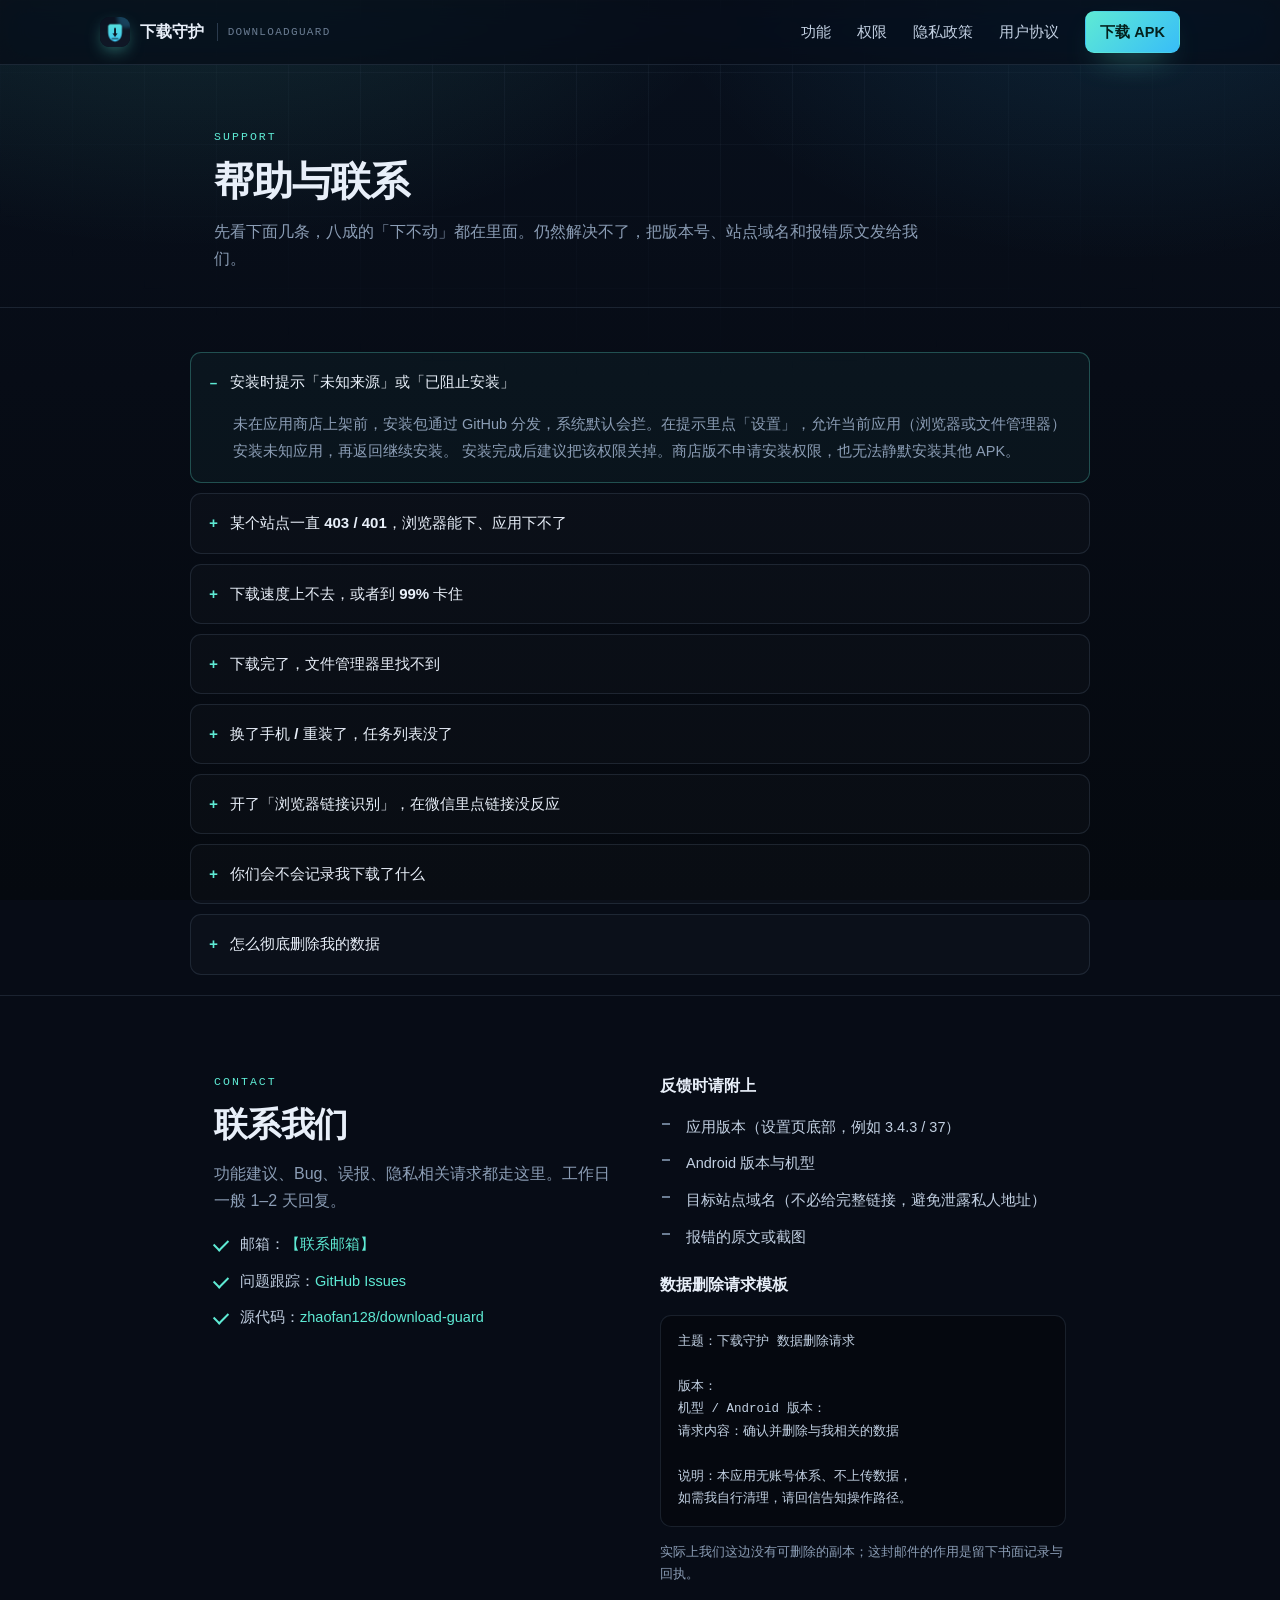
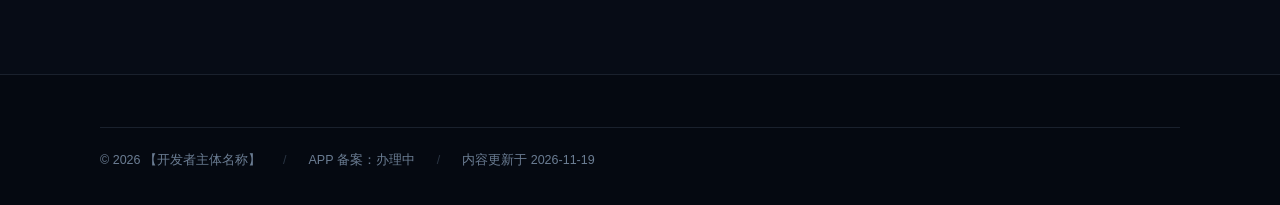
<file: site/support.html>
<!doctype html>
<html lang="zh-CN">
<head>
<meta charset="utf-8">
<meta name="viewport" content="width=device-width, initial-scale=1">
<title>帮助与联系 · 下载守护</title>
<meta name="description" content="下载守护常见问题：安装提示未知来源、403 无法下载、文件找不到、断点续传失效、无障碍没反应，以及联系与数据删除方式。">
<meta name="theme-color" content="#070c16">
<link rel="icon" href="./assets/icon-512.png">
<link rel="stylesheet" href="./assets/style.css">
</head>
<body>
<a class="skip" href="#main">跳到正文</a>

<header class="site-header">
  <div class="wrap header-inner">
    <a class="brand" href="./index.html">
      <img class="brand-mark" src="./assets/icon-512.png" alt="" width="30" height="30">
      <span>下载守护</span>
      <span class="brand-sub">DownloadGuard</span>
    </a>
    <button class="nav-toggle" type="button" aria-expanded="false" aria-controls="nav">菜单</button>
    <nav class="nav" id="nav" aria-label="主导航">
      <a href="./index.html#features">功能</a>
      <a href="./index.html#permissions">权限</a>
      <a href="./privacy.html">隐私政策</a>
      <a href="./terms.html">用户协议</a>
      <a class="btn btn-primary btn-sm" data-site-href="release" href="https://github.com/zhaofan128/download-guard/releases/latest" rel="noopener">下载 APK</a>
    </nav>
  </div>
</header>

<main id="main">
  <div class="doc-hero">
    <div class="wrap" style="max-width:900px">
      <p class="kicker">Support</p>
      <h1>帮助与联系</h1>
      <p class="section-lead" style="max-width:44em">
        先看下面几条，八成的「下不动」都在里面。仍然解决不了，把版本号、站点域名和报错原文发给我们。
      </p>
    </div>
  </div>

  <div class="wrap" style="max-width:900px;padding:44px 0 20px">
    <div class="doc-body" style="max-width:none">
      <div class="faq">
        <details open>
          <summary>安装时提示「未知来源」或「已阻止安装」</summary>
          <p>
            未在应用商店上架前，安装包通过 GitHub 分发，系统默认会拦。在提示里点「设置」，允许当前应用（浏览器或文件管理器）安装未知应用，再返回继续安装。
            安装完成后建议把该权限关掉。商店版不申请安装权限，也无法静默安装其他 APK。
          </p>
        </details>

        <details>
          <summary>某个站点一直 403 / 401，浏览器能下、应用下不了</summary>
          <p>
            多数是防盗链：站点要求请求带上正确的 <code>Referer</code>，或校验登录后的 <code>Cookie</code>。
            在「高级」里填一次 Referer（通常是那个页面的地址），或在「站点规则」里按域名保存下来，下次自动套用。
            Cookie 可在浏览器开发者工具或站点规则里粘贴，注意只填 <code>name=value</code>，不要带 <code>Path</code>、<code>Domain</code> 这些属性。
          </p>
        </details>

        <details>
          <summary>下载速度上不去，或者到 99% 卡住</summary>
          <p>
            两个方向。一是把并发调低：部分站点对同一 IP 的并发连接有限制，连接越多越容易被限速甚至拒绝，试试从 32 降到 8 甚至 4。
            二是目标服务器不支持 <code>Range</code>，只能单线程顺序下载，收尾阶段本来就会慢一些。可以换网络（Wi-Fi ↔ 移动数据）再试，任务会从断点继续。
          </p>
        </details>

        <details>
          <summary>下载完了，文件管理器里找不到</summary>
          <p>
            商店版把文件写在应用私有目录 <code>Android/data/com.dlguard/files/Download</code>，这是 Android 11 之后对未申请全盘权限的应用的标准做法。
            在应用的下载列表里点「打开」，或长按选择「分享 / 导出」保存到相册或公共目录。
            <strong>卸载应用会连同这些文件一起删除</strong>，请先导出。
          </p>
        </details>

        <details>
          <summary>换了手机 / 重装了，任务列表没了</summary>
          <p>
            本应用没有云端同步，任务与历史只存在本机，重装即清空。站点规则可以在规则页导出 JSON，换设备后导入即可复用。
          </p>
        </details>

        <details>
          <summary>开了「浏览器链接识别」，在微信里点链接没反应</summary>
          <p>
            这是设计如此。该服务只对浏览器生效，包名白名单不含任何聊天与社交应用。在浏览器里点击或长按一个指向文件的链接（<code>.apk</code>、<code>.zip</code>、<code>.pdf</code>、<code>.mp4</code> 等）才会被识别。
            若浏览器里也没反应：确认服务在「系统设置 → 无障碍」中处于开启状态，并且该浏览器在支持列表内。
          </p>
        </details>

        <details>
          <summary>你们会不会记录我下载了什么</summary>
          <p>
            不会。没有账号体系，没有统计 SDK，下载记录只写在本机数据库。你可以断网使用除下载以外的全部功能来验证这一点。
            详见 <a href="./privacy.html">隐私政策</a>。
          </p>
        </details>

        <details>
          <summary>怎么彻底删除我的数据</summary>
          <p>
            应用内删除单条任务，或「设置 → 清除数据」，或直接卸载应用。我们这边没有任何你的数据副本可供删除，因为从未上传。
          </p>
        </details>
      </div>
    </div>
  </div>

  <section class="section" id="contact">
    <div class="wrap" style="max-width:900px">
      <div class="split">
        <div>
          <p class="kicker">Contact</p>
          <h2>联系我们</h2>
          <p class="section-lead" style="margin-bottom:18px">
            功能建议、Bug、误报、隐私相关请求都走这里。工作日一般 1–2 天回复。
          </p>
          <ul class="checklist">
            <li>邮箱：<a data-site-mail="email" href="#">【联系邮箱】</a></li>
            <li>问题跟踪：<a data-site-href="issues" href="https://github.com/zhaofan128/download-guard/issues" rel="noopener">GitHub Issues</a></li>
            <li>源代码：<a data-site-href="repo" href="https://github.com/zhaofan128/download-guard" rel="noopener">zhaofan128/download-guard</a></li>
          </ul>
        </div>

        <div>
          <h3 style="margin-top:0;font-size:16px">反馈时请附上</h3>
          <ul class="checklist no" style="margin-bottom:22px">
            <li>应用版本（设置页底部，例如 3.4.3 / 37）</li>
            <li>Android 版本与机型</li>
            <li>目标站点域名（不必给完整链接，避免泄露私人地址）</li>
            <li>报错的原文或截图</li>
          </ul>

          <h3 style="font-size:16px">数据删除请求模板</h3>
          <pre class="codeblock">主题：下载守护 数据删除请求

版本：
机型 / Android 版本：
请求内容：确认并删除与我相关的数据

说明：本应用无账号体系、不上传数据，
如需我自行清理，请回信告知操作路径。</pre>
          <p style="font-size:13px;color:var(--muted);margin-top:10px">
            实际上我们这边没有可删除的副本；这封邮件的作用是留下书面记录与回执。
          </p>
        </div>
      </div>
    </div>
  </section>
</main>

<footer class="site-footer">
  <div class="wrap">
    <div class="footer-bottom">
      <span>© <span data-year>2026</span> <span data-site="operator">【开发者主体名称】</span></span>
      <span class="sep">/</span>
      <a class="icp" data-icp href="#">APP 备案：办理中</a>
      <span class="sep">/</span>
      <span>内容更新于 <span data-site="updated">2026-11-18</span></span>
    </div>
  </div>
</footer>

<script src="./site.config.js"></script>
<script src="./assets/app.js"></script>
</body>
</html>
</file>
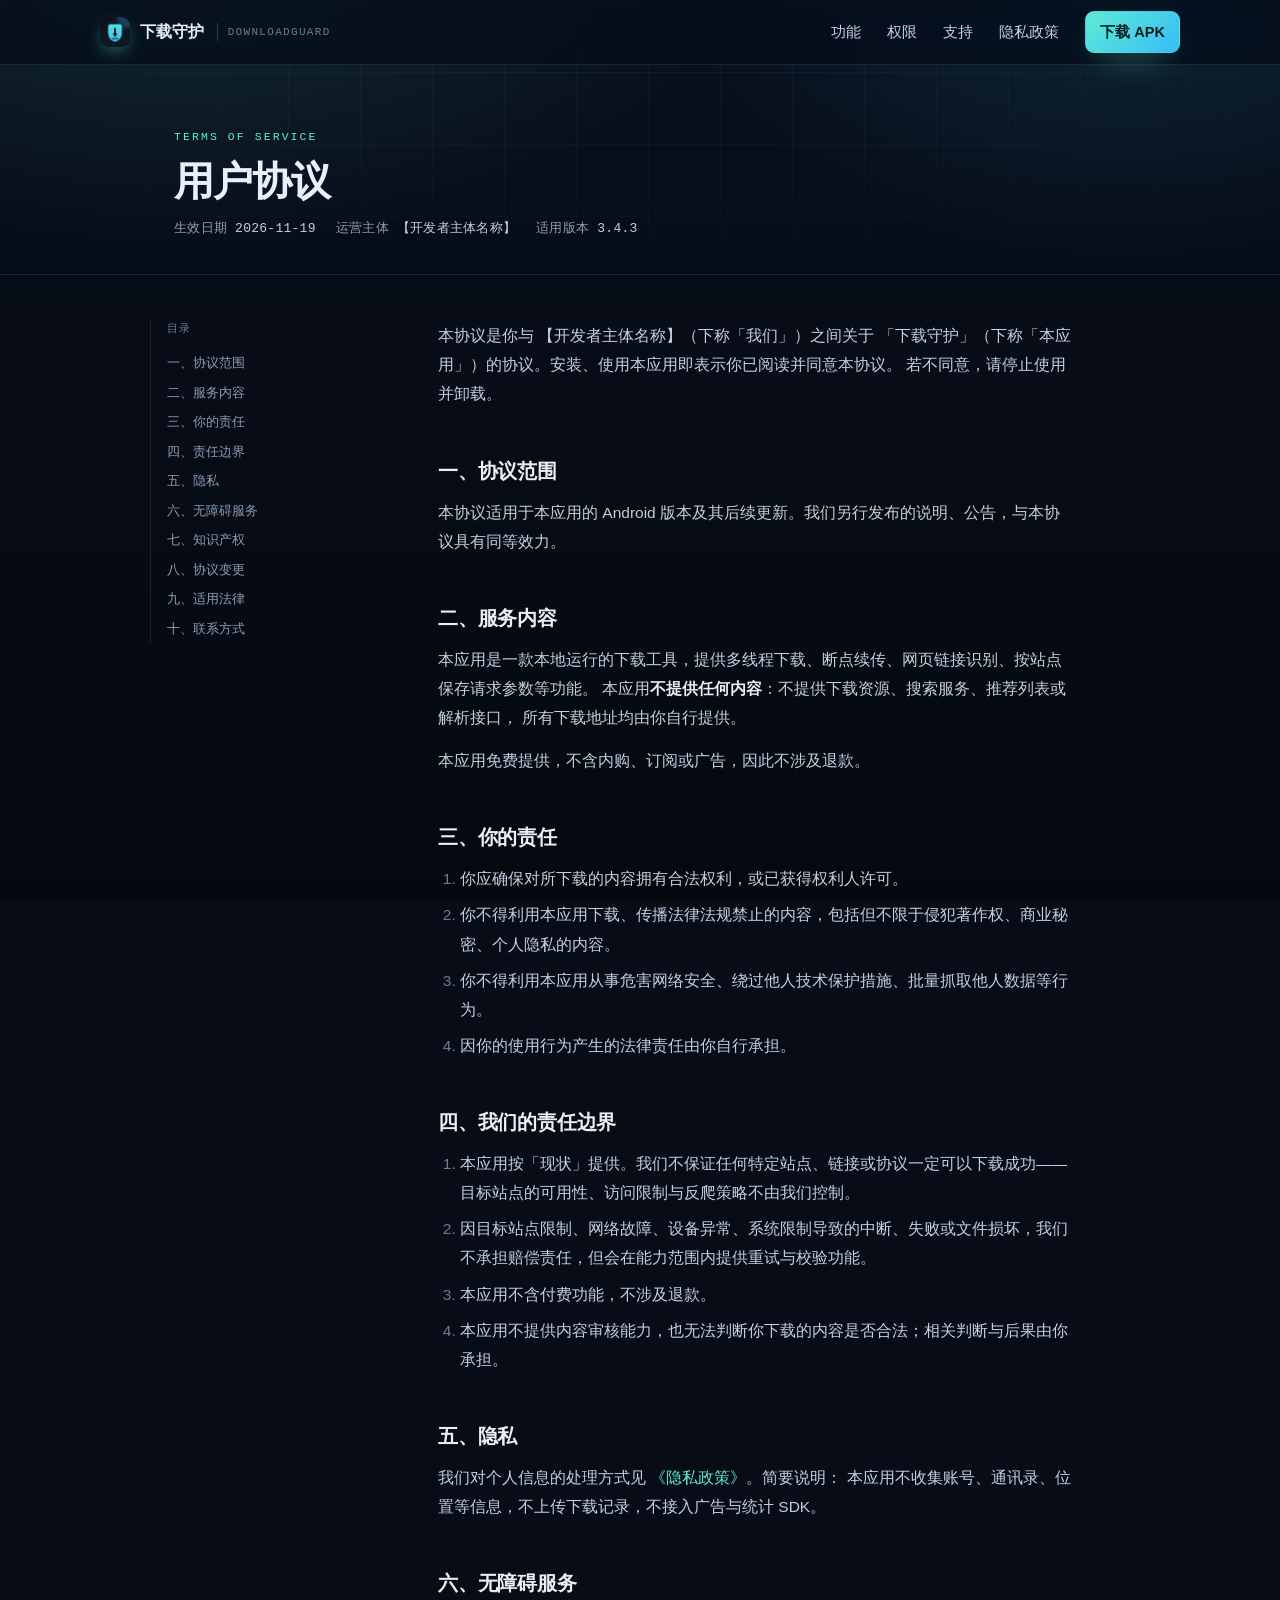
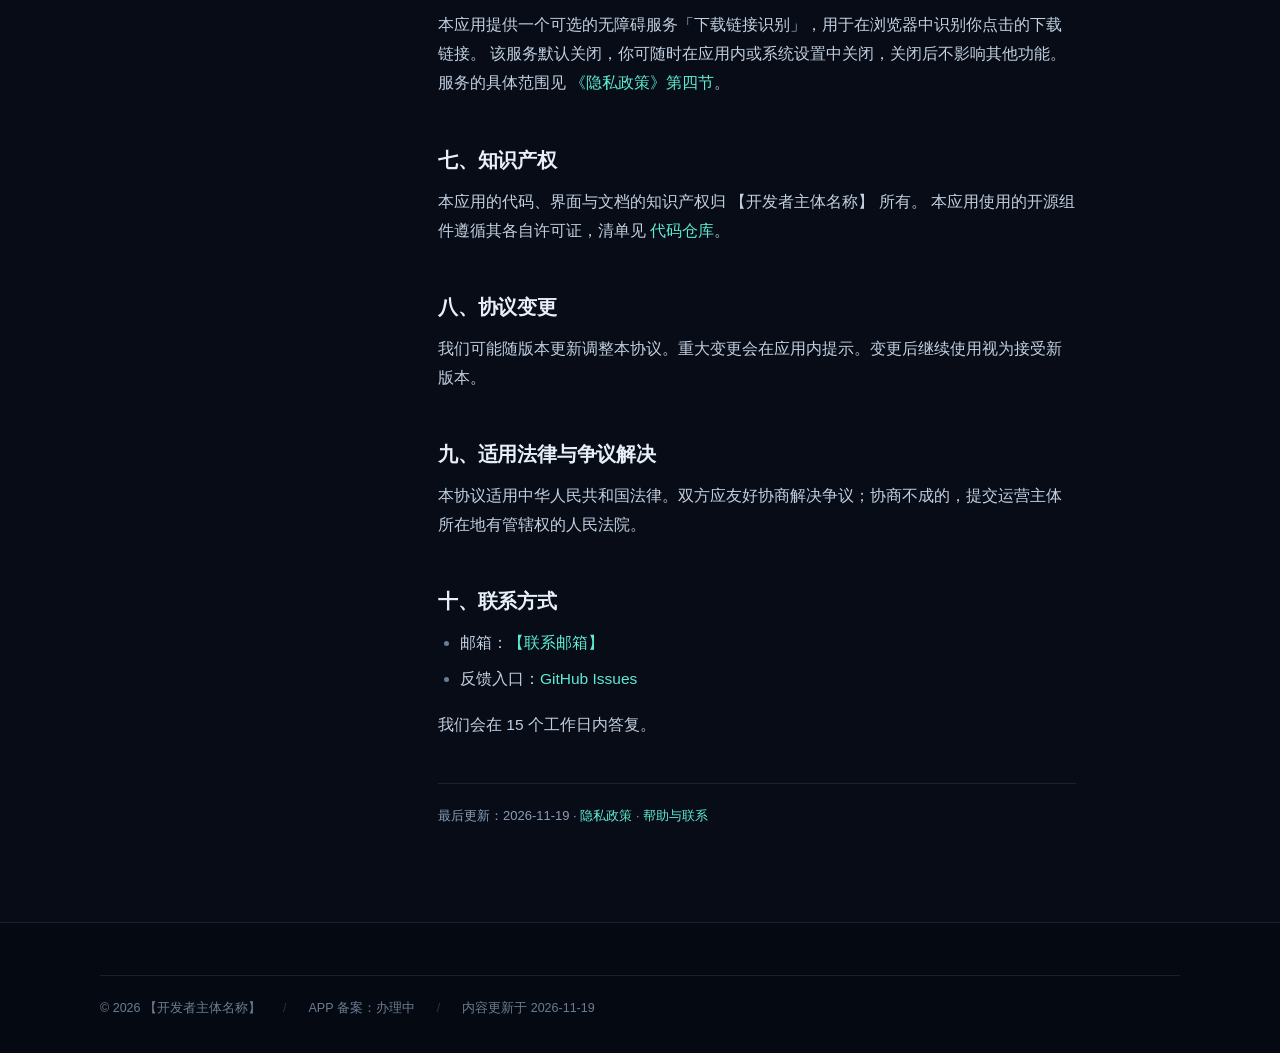
<file: site/terms.html>
<!doctype html>
<html lang="zh-CN">
<head>
<meta charset="utf-8">
<meta name="viewport" content="width=device-width, initial-scale=1">
<title>用户协议 · 下载守护</title>
<meta name="description" content="下载守护用户协议：服务内容、使用者的责任、责任边界、无障碍服务说明与争议解决方式。">
<meta name="theme-color" content="#070c16">
<meta property="og:type" content="article">
<meta property="og:title" content="用户协议 · 下载守护">
<meta property="og:image" content="./assets/feature-graphic.png">
<link rel="icon" href="./assets/icon-512.png">
<link rel="stylesheet" href="./assets/style.css">
</head>
<body>
<a class="skip" href="#main">跳到正文</a>

<header class="site-header">
  <div class="wrap header-inner">
    <a class="brand" href="./index.html">
      <img class="brand-mark" src="./assets/icon-512.png" alt="" width="30" height="30">
      <span>下载守护</span>
      <span class="brand-sub">DownloadGuard</span>
    </a>
    <button class="nav-toggle" type="button" aria-expanded="false" aria-controls="nav">菜单</button>
    <nav class="nav" id="nav" aria-label="主导航">
      <a href="./index.html#features">功能</a>
      <a href="./index.html#permissions">权限</a>
      <a href="./support.html">支持</a>
      <a href="./privacy.html">隐私政策</a>
      <a class="btn btn-primary btn-sm" data-site-href="release" href="https://github.com/zhaofan128/download-guard/releases/latest" rel="noopener">下载 APK</a>
    </nav>
  </div>
</header>

<main id="main">
  <div class="doc-hero">
    <div class="wrap">
      <p class="kicker">Terms of Service</p>
      <h1>用户协议</h1>
      <p class="doc-meta">
        <span>生效日期 <b data-site="updated">2026-11-18</b></span>
        <span>运营主体 <b data-site="operator">【开发者主体名称】</b></span>
        <span>适用版本 <b>3.4.3</b></span>
      </p>
    </div>
  </div>

  <div class="wrap doc">
    <aside class="doc-toc" aria-label="目录">
      <p>目录</p>
      <ol>
        <li><a href="#scope">一、协议范围</a></li>
        <li><a href="#service">二、服务内容</a></li>
        <li><a href="#duty">三、你的责任</a></li>
        <li><a href="#limits">四、责任边界</a></li>
        <li><a href="#privacy">五、隐私</a></li>
        <li><a href="#a11y">六、无障碍服务</a></li>
        <li><a href="#ip">七、知识产权</a></li>
        <li><a href="#changes">八、协议变更</a></li>
        <li><a href="#law">九、适用法律</a></li>
        <li><a href="#contact">十、联系方式</a></li>
      </ol>
    </aside>

    <article class="doc-body">
      <p>
        本协议是你与 <span data-site="operator">【开发者主体名称】</span>（下称「我们」）之间关于
        「下载守护」（下称「本应用」）的协议。安装、使用本应用即表示你已阅读并同意本协议。
        若不同意，请停止使用并卸载。
      </p>

      <h2 id="scope">一、协议范围</h2>
      <p>本协议适用于本应用的 Android 版本及其后续更新。我们另行发布的说明、公告，与本协议具有同等效力。</p>

      <h2 id="service">二、服务内容</h2>
      <p>
        本应用是一款本地运行的下载工具，提供多线程下载、断点续传、网页链接识别、按站点保存请求参数等功能。
        本应用<strong>不提供任何内容</strong>：不提供下载资源、搜索服务、推荐列表或解析接口，
        所有下载地址均由你自行提供。
      </p>
      <p>本应用免费提供，不含内购、订阅或广告，因此不涉及退款。</p>

      <h2 id="duty">三、你的责任</h2>
      <ol>
        <li>你应确保对所下载的内容拥有合法权利，或已获得权利人许可。</li>
        <li>你不得利用本应用下载、传播法律法规禁止的内容，包括但不限于侵犯著作权、商业秘密、个人隐私的内容。</li>
        <li>你不得利用本应用从事危害网络安全、绕过他人技术保护措施、批量抓取他人数据等行为。</li>
        <li>因你的使用行为产生的法律责任由你自行承担。</li>
      </ol>

      <h2 id="limits">四、我们的责任边界</h2>
      <ol>
        <li>本应用按「现状」提供。我们不保证任何特定站点、链接或协议一定可以下载成功——目标站点的可用性、访问限制与反爬策略不由我们控制。</li>
        <li>因目标站点限制、网络故障、设备异常、系统限制导致的中断、失败或文件损坏，我们不承担赔偿责任，但会在能力范围内提供重试与校验功能。</li>
        <li>本应用不含付费功能，不涉及退款。</li>
        <li>本应用不提供内容审核能力，也无法判断你下载的内容是否合法；相关判断与后果由你承担。</li>
      </ol>

      <h2 id="privacy">五、隐私</h2>
      <p>
        我们对个人信息的处理方式见 <a href="./privacy.html">《隐私政策》</a>。简要说明：
        本应用不收集账号、通讯录、位置等信息，不上传下载记录，不接入广告与统计 SDK。
      </p>

      <h2 id="a11y">六、无障碍服务</h2>
      <p>
        本应用提供一个可选的无障碍服务「下载链接识别」，用于在浏览器中识别你点击的下载链接。
        该服务默认关闭，你可随时在应用内或系统设置中关闭，关闭后不影响其他功能。
        服务的具体范围见 <a href="./privacy.html#a11y">《隐私政策》第四节</a>。
      </p>

      <h2 id="ip">七、知识产权</h2>
      <p>
        本应用的代码、界面与文档的知识产权归 <span data-site="operator">【开发者主体名称】</span> 所有。
        本应用使用的开源组件遵循其各自许可证，清单见
        <a data-site-href="repo" href="https://github.com/zhaofan128/download-guard" rel="noopener">代码仓库</a>。
      </p>

      <h2 id="changes">八、协议变更</h2>
      <p>我们可能随版本更新调整本协议。重大变更会在应用内提示。变更后继续使用视为接受新版本。</p>

      <h2 id="law">九、适用法律与争议解决</h2>
      <p>
        本协议适用中华人民共和国法律。双方应友好协商解决争议；协商不成的，提交运营主体所在地有管辖权的人民法院。
      </p>

      <h2 id="contact">十、联系方式</h2>
      <ul>
        <li>邮箱：<a data-site-mail="email" href="#">【联系邮箱】</a></li>
        <li>反馈入口：<a data-site-href="issues" href="https://github.com/zhaofan128/download-guard/issues" rel="noopener">GitHub Issues</a></li>
      </ul>
      <p>我们会在 <span data-site="contactHours">15 个工作日内答复</span>。</p>

      <div class="doc-foot">
        <p>最后更新：<span data-site="updated">2026-11-18</span> · <a href="./privacy.html">隐私政策</a> · <a href="./support.html">帮助与联系</a></p>
      </div>
    </article>
  </div>
</main>

<footer class="site-footer">
  <div class="wrap">
    <div class="footer-bottom">
      <span>© <span data-year>2026</span> <span data-site="operator">【开发者主体名称】</span></span>
      <span class="sep">/</span>
      <a class="icp" data-icp href="#">APP 备案：办理中</a>
      <span class="sep">/</span>
      <span>内容更新于 <span data-site="updated">2026-11-18</span></span>
    </div>
  </div>
</footer>

<script src="./site.config.js"></script>
<script src="./assets/app.js"></script>
</body>
</html>
</file>
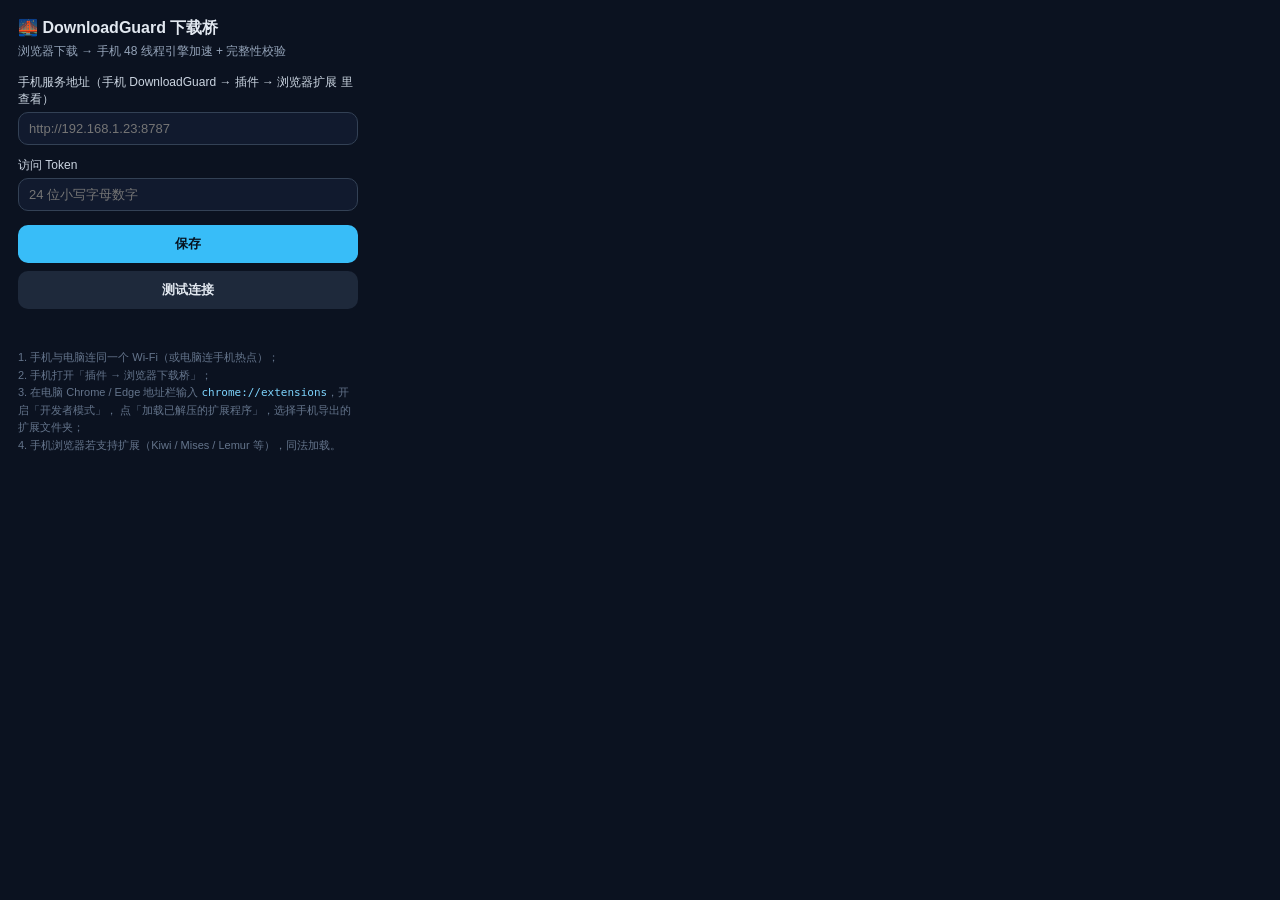
<file: app/src/main/assets/browser-extension/options.html>
<!DOCTYPE html>
<html lang="zh-CN">
<head>
  <meta charset="utf-8">
  <title>DownloadGuard 下载桥设置</title>
  <style>
    :root { color-scheme: dark; }
    body {
      font-family: -apple-system, "Segoe UI", "PingFang SC", "Microsoft YaHei", sans-serif;
      background: #0b1220; color: #e2e8f0; margin: 0; padding: 18px; width: 340px;
    }
    h1 { font-size: 16px; margin: 0 0 4px; }
    p.sub { font-size: 12px; color: #94a3b8; margin: 0 0 14px; }
    label { display: block; font-size: 12px; color: #cbd5e1; margin: 12px 0 4px; }
    input {
      width: 100%; box-sizing: border-box; padding: 8px 10px; border-radius: 10px;
      border: 1px solid #334155; background: #111a2e; color: #e2e8f0; font-size: 13px;
    }
    button {
      margin-top: 14px; width: 100%; padding: 10px; border: 0; border-radius: 10px;
      background: #38bdf8; color: #06121f; font-weight: 600; font-size: 13px; cursor: pointer;
    }
    button.ghost { background: #1e293b; color: #e2e8f0; margin-top: 8px; }
    #status { margin-top: 10px; font-size: 12px; min-height: 16px; color: #7dd3fc; }
    .hint { margin-top: 14px; font-size: 11px; color: #64748b; line-height: 1.6; }
    code { color: #7dd3fc; }
  </style>
</head>
<body>
  <h1>🌉 DownloadGuard 下载桥</h1>
  <p class="sub">浏览器下载 → 手机 48 线程引擎加速 + 完整性校验</p>

  <label>手机服务地址（手机 DownloadGuard → 插件 → 浏览器扩展 里查看）</label>
  <input id="server" placeholder="http://192.168.1.23:8787">

  <label>访问 Token</label>
  <input id="token" placeholder="24 位小写字母数字">

  <button id="save">保存</button>
  <button id="test" class="ghost">测试连接</button>
  <div id="status"></div>

  <div class="hint">
    1. 手机与电脑连同一个 Wi-Fi（或电脑连手机热点）；<br>
    2. 手机打开「插件 → 浏览器下载桥」；<br>
    3. 在电脑 Chrome / Edge 地址栏输入 <code>chrome://extensions</code>，开启「开发者模式」，
    点「加载已解压的扩展程序」，选择手机导出的扩展文件夹；<br>
    4. 手机浏览器若支持扩展（Kiwi / Mises / Lemur 等），同法加载。
  </div>

  <script src="options.js"></script>
</body>
</html>
</file>
<file: site/assets/style.css>
/* 下载守护官网 —— 单文件样式表
   无外部字体、无 CDN、无统计脚本。字体用系统字体栈，国内访问不依赖任何第三方。 */

:root {
  color-scheme: dark;

  --bg: #070c16;
  --bg-soft: #0b1220;
  --bg-deep: #05090f;
  --surface: rgba(255, 255, 255, 0.032);
  --surface-2: rgba(255, 255, 255, 0.055);
  --line: rgba(148, 178, 214, 0.14);
  --line-strong: rgba(148, 178, 214, 0.26);

  --text: #e8eff9;
  --text-soft: #c2d0e2;
  --muted: #8b9db5;
  --muted-dim: #6b7d93;

  --teal: #5eead4;
  --cyan: #38bdf8;
  --accent: #5eead4;
  --accent-ink: #04211d;
  --warn: #fbbf24;

  --radius: 14px;
  --radius-lg: 20px;
  --shadow: 0 24px 60px -30px rgba(0, 0, 0, 0.9);

  --sans: -apple-system, BlinkMacSystemFont, "Segoe UI", "PingFang SC",
    "HarmonyOS Sans SC", "Hiragino Sans GB", "Noto Sans CJK SC",
    "Source Han Sans SC", "Microsoft YaHei", sans-serif;
  --mono: ui-monospace, SFMono-Regular, "SF Mono", "JetBrains Mono", Menlo,
    Consolas, "Liberation Mono", monospace;
}

* {
  box-sizing: border-box;
}

html {
  -webkit-text-size-adjust: 100%;
  scroll-behavior: smooth;
  scroll-padding-top: 88px;
}

body {
  margin: 0;
  background: var(--bg);
  color: var(--text);
  font-family: var(--sans);
  font-size: 16px;
  line-height: 1.7;
  -webkit-font-smoothing: antialiased;
  text-rendering: optimizeLegibility;
  overflow-x: hidden;
}

/* 背景：极淡的网格 + 顶部两团光。纯 CSS，没有图片请求。 */
body::before {
  content: "";
  position: fixed;
  inset: 0;
  z-index: -2;
  background:
    radial-gradient(900px 520px at 15% -10%, rgba(94, 234, 212, 0.14), transparent 65%),
    radial-gradient(760px 480px at 88% -4%, rgba(56, 189, 248, 0.13), transparent 62%),
    linear-gradient(180deg, #08101d 0%, var(--bg) 42%, var(--bg-deep) 100%);
}

body::after {
  content: "";
  position: fixed;
  inset: 0;
  z-index: -1;
  pointer-events: none;
  background-image:
    linear-gradient(to right, rgba(148, 178, 214, 0.055) 1px, transparent 1px),
    linear-gradient(to bottom, rgba(148, 178, 214, 0.055) 1px, transparent 1px);
  background-size: 72px 72px;
  mask-image: radial-gradient(ellipse 80% 55% at 50% 0%, #000 20%, transparent 78%);
  -webkit-mask-image: radial-gradient(ellipse 80% 55% at 50% 0%, #000 20%, transparent 78%);
}

a {
  color: var(--teal);
  text-decoration: none;
  text-underline-offset: 3px;
  text-decoration-thickness: 1px;
}

a:hover {
  text-decoration: underline;
}

img,
svg {
  max-width: 100%;
}

:focus-visible {
  outline: 2px solid var(--teal);
  outline-offset: 3px;
  border-radius: 4px;
}

.wrap {
  width: 100%;
  max-width: 1128px;
  margin: 0 auto;
  padding: 0 24px;
}

.skip {
  position: absolute;
  left: 16px;
  top: -60px;
  z-index: 100;
  padding: 10px 16px;
  border-radius: 8px;
  background: var(--teal);
  color: var(--accent-ink);
  font-weight: 600;
  transition: top 0.15s;
}

.skip:focus {
  top: 16px;
  text-decoration: none;
}

/* ── 未填配置提示 ───────────────────────────────────────────── */
.notice {
  background: linear-gradient(90deg, rgba(251, 191, 36, 0.16), rgba(251, 191, 36, 0.06));
  border-bottom: 1px solid rgba(251, 191, 36, 0.3);
  color: #fde68a;
  font-size: 13px;
  line-height: 1.6;
}

.notice .wrap {
  display: flex;
  gap: 10px;
  align-items: center;
  padding-top: 9px;
  padding-bottom: 9px;
}

.notice code {
  font-family: var(--mono);
  font-size: 12px;
  padding: 1px 5px;
  border-radius: 4px;
  background: rgba(0, 0, 0, 0.28);
  color: #fef3c7;
}

/* ── 顶栏 ───────────────────────────────────────────────────── */
.site-header {
  position: sticky;
  top: 0;
  z-index: 50;
  backdrop-filter: saturate(160%) blur(14px);
  -webkit-backdrop-filter: saturate(160%) blur(14px);
  background: rgba(7, 12, 22, 0.72);
  border-bottom: 1px solid var(--line);
}

.header-inner {
  display: flex;
  align-items: center;
  gap: 20px;
  min-height: 64px;
}

.brand {
  display: inline-flex;
  align-items: center;
  gap: 10px;
  color: var(--text);
  font-weight: 650;
  letter-spacing: 0.01em;
}

.brand:hover {
  text-decoration: none;
}

.brand-mark {
  width: 30px;
  height: 30px;
  flex: none;
  border-radius: 9px;
  box-shadow: 0 6px 18px -6px rgba(94, 234, 212, 0.7);
}

.brand-sub {
  font-family: var(--mono);
  font-size: 11px;
  font-weight: 400;
  letter-spacing: 0.12em;
  text-transform: uppercase;
  color: var(--muted-dim);
  padding-left: 2px;
  border-left: 1px solid var(--line-strong);
  margin-left: 2px;
  padding-left: 10px;
}

.nav {
  margin-left: auto;
  display: flex;
  align-items: center;
  gap: 26px;
}

.nav a {
  color: var(--text-soft);
  font-size: 14.5px;
}

.nav a:hover {
  color: var(--text);
  text-decoration: none;
}

.nav .btn {
  color: var(--accent-ink);
}

.nav-toggle {
  margin-left: auto;
  display: none;
  align-items: center;
  gap: 8px;
  padding: 8px 12px;
  border-radius: 9px;
  border: 1px solid var(--line-strong);
  background: transparent;
  color: var(--text);
  font: inherit;
  font-size: 14px;
  cursor: pointer;
}

/* ── 按钮 ───────────────────────────────────────────────────── */
.btn {
  display: inline-flex;
  align-items: center;
  justify-content: center;
  gap: 9px;
  padding: 11px 20px;
  border-radius: 11px;
  border: 1px solid transparent;
  font-size: 15px;
  font-weight: 600;
  letter-spacing: 0.005em;
  white-space: nowrap;
  transition: transform 0.14s ease, box-shadow 0.2s ease, background 0.2s ease,
    border-color 0.2s ease;
}

.btn:hover {
  text-decoration: none;
  transform: translateY(-1px);
}

.btn:active {
  transform: translateY(0);
}

.btn-primary {
  background: linear-gradient(135deg, var(--teal), var(--cyan));
  color: var(--accent-ink);
  box-shadow: 0 14px 32px -16px rgba(94, 234, 212, 0.8);
}

.btn-primary:hover {
  box-shadow: 0 18px 40px -16px rgba(94, 234, 212, 0.95);
}

.btn-ghost {
  border-color: var(--line-strong);
  color: var(--text);
  background: rgba(255, 255, 255, 0.02);
}

.btn-ghost:hover {
  border-color: rgba(94, 234, 212, 0.55);
  background: rgba(94, 234, 212, 0.07);
}

.btn-sm {
  padding: 8px 14px;
  font-size: 13.5px;
  border-radius: 9px;
}

.btn-lg {
  padding: 14px 26px;
  font-size: 16px;
}

.btn .arrow {
  font-family: var(--mono);
  opacity: 0.75;
}

/* ── Hero ───────────────────────────────────────────────────── */
.hero {
  padding: 88px 0 72px;
  position: relative;
}

.hero-grid {
  display: grid;
  grid-template-columns: minmax(0, 1.04fr) minmax(0, 0.96fr);
  gap: 60px;
  align-items: center;
}

.eyebrow {
  display: inline-flex;
  align-items: center;
  gap: 10px;
  font-family: var(--mono);
  font-size: 11.5px;
  letter-spacing: 0.16em;
  text-transform: uppercase;
  color: var(--muted);
  margin: 0 0 20px;
}

.eyebrow::before {
  content: "";
  width: 22px;
  height: 1px;
  background: linear-gradient(90deg, var(--teal), transparent);
}

h1 {
  margin: 0 0 20px;
  font-size: clamp(33px, 4.4vw, 54px);
  line-height: 1.14;
  letter-spacing: -0.025em;
  font-weight: 680;
}

h1 .grad {
  background: linear-gradient(120deg, var(--teal) 8%, var(--cyan) 92%);
  -webkit-background-clip: text;
  background-clip: text;
  color: transparent;
}

.lead {
  margin: 0 0 30px;
  max-width: 33em;
  font-size: 17px;
  line-height: 1.8;
  color: var(--text-soft);
}

.hero-actions {
  display: flex;
  flex-wrap: wrap;
  gap: 12px;
  margin-bottom: 26px;
}

.facts {
  display: flex;
  flex-wrap: wrap;
  gap: 8px 22px;
  padding: 0;
  margin: 0;
  list-style: none;
  font-size: 13px;
  color: var(--muted);
}

.facts li {
  display: inline-flex;
  align-items: center;
  gap: 7px;
}

.facts li::before {
  content: "";
  width: 5px;
  height: 5px;
  border-radius: 50%;
  background: var(--teal);
  opacity: 0.85;
}

/* Hero 右侧：界面示意（纯 DOM，不是截图） */
.panel {
  position: relative;
  border-radius: var(--radius-lg);
  border: 1px solid var(--line-strong);
  background: linear-gradient(170deg, rgba(17, 26, 43, 0.94), rgba(8, 14, 25, 0.96));
  box-shadow: var(--shadow);
  padding: 18px;
}

.panel::after {
  content: "";
  position: absolute;
  inset: -1px;
  border-radius: inherit;
  padding: 1px;
  background: linear-gradient(140deg, rgba(94, 234, 212, 0.5), transparent 42%,
      transparent 62%, rgba(56, 189, 248, 0.35));
  -webkit-mask: linear-gradient(#000 0 0) content-box, linear-gradient(#000 0 0);
  mask: linear-gradient(#000 0 0) content-box, linear-gradient(#000 0 0);
  -webkit-mask-composite: xor;
  mask-composite: exclude;
  pointer-events: none;
}

.panel-head {
  display: flex;
  align-items: center;
  gap: 10px;
  padding-bottom: 14px;
  margin-bottom: 14px;
  border-bottom: 1px solid var(--line);
  font-family: var(--mono);
  font-size: 11px;
  letter-spacing: 0.14em;
  text-transform: uppercase;
  color: var(--muted);
}

.panel-head .dots {
  display: inline-flex;
  gap: 5px;
  margin-right: 4px;
}

.panel-head .dots i {
  width: 7px;
  height: 7px;
  border-radius: 50%;
  background: var(--line-strong);
}

.panel-head .live {
  margin-left: auto;
  color: var(--teal);
  display: inline-flex;
  align-items: center;
  gap: 6px;
}

.panel-head .live::before {
  content: "";
  width: 6px;
  height: 6px;
  border-radius: 50%;
  background: var(--teal);
  box-shadow: 0 0 0 4px rgba(94, 234, 212, 0.15);
  animation: pulse 2.4s ease-in-out infinite;
}

@keyframes pulse {
  0%, 100% { box-shadow: 0 0 0 3px rgba(94, 234, 212, 0.12); }
  50% { box-shadow: 0 0 0 7px rgba(94, 234, 212, 0.03); }
}

.task + .task {
  margin-top: 16px;
}

.task-top {
  display: flex;
  align-items: baseline;
  gap: 10px;
  font-size: 13.5px;
}

.task-name {
  font-family: var(--mono);
  font-size: 12.5px;
  color: var(--text);
  overflow: hidden;
  text-overflow: ellipsis;
  white-space: nowrap;
}

.task-meta {
  margin-left: auto;
  flex: none;
  font-family: var(--mono);
  font-size: 11.5px;
  color: var(--muted-dim);
}

.bar {
  position: relative;
  height: 5px;
  margin-top: 9px;
  border-radius: 99px;
  background: rgba(148, 178, 214, 0.14);
  overflow: hidden;
}

.bar span {
  position: absolute;
  inset: 0 auto 0 0;
  border-radius: 99px;
  background: linear-gradient(90deg, var(--teal), var(--cyan));
}

.bar.muted span {
  background: linear-gradient(90deg, rgba(148, 178, 214, 0.55), rgba(148, 178, 214, 0.3));
}

.bar.done span {
  background: rgba(94, 234, 212, 0.45);
}

.panel-foot {
  margin-top: 18px;
  padding-top: 14px;
  border-top: 1px dashed var(--line);
  display: flex;
  flex-wrap: wrap;
  gap: 7px;
}

.chip {
  font-family: var(--mono);
  font-size: 10.5px;
  letter-spacing: 0.04em;
  padding: 3px 8px;
  border-radius: 6px;
  border: 1px solid rgba(94, 234, 212, 0.3);
  color: #9df0e2;
  background: rgba(94, 234, 212, 0.08);
}

.chip.alt {
  border-color: rgba(56, 189, 248, 0.3);
  color: #a5dcfb;
  background: rgba(56, 189, 248, 0.08);
}

.panel-caption {
  margin: 12px 2px 0;
  font-size: 11.5px;
  color: var(--muted-dim);
  font-family: var(--mono);
  letter-spacing: 0.04em;
}

/* ── 通用区块 ───────────────────────────────────────────────── */
.section {
  padding: 76px 0;
  border-top: 1px solid var(--line);
}

.section-head {
  max-width: 44em;
  margin-bottom: 40px;
}

.kicker {
  font-family: var(--mono);
  font-size: 11.5px;
  letter-spacing: 0.18em;
  text-transform: uppercase;
  color: var(--teal);
  margin: 0 0 12px;
}

h2 {
  margin: 0 0 14px;
  font-size: clamp(24px, 2.9vw, 34px);
  line-height: 1.25;
  letter-spacing: -0.02em;
  font-weight: 660;
}

.section-lead {
  margin: 0;
  color: var(--muted);
  font-size: 16px;
}

.grid-3 {
  display: grid;
  grid-template-columns: repeat(3, minmax(0, 1fr));
  gap: 16px;
}

.feature {
  padding: 24px 22px;
  border: 1px solid var(--line);
  border-radius: var(--radius);
  background: linear-gradient(180deg, rgba(255, 255, 255, 0.035), rgba(255, 255, 255, 0.012));
  transition: border-color 0.2s ease, transform 0.2s ease, background 0.2s ease;
}

.feature:hover {
  border-color: rgba(94, 234, 212, 0.32);
  transform: translateY(-2px);
  background: linear-gradient(180deg, rgba(94, 234, 212, 0.06), rgba(255, 255, 255, 0.012));
}

.feature h3 {
  margin: 0 0 8px;
  font-size: 16.5px;
  font-weight: 620;
  letter-spacing: -0.005em;
}

.feature p {
  margin: 0;
  font-size: 14.5px;
  line-height: 1.75;
  color: var(--muted);
}

.feature-icon {
  width: 34px;
  height: 34px;
  margin-bottom: 16px;
  display: grid;
  place-items: center;
  border-radius: 10px;
  border: 1px solid rgba(94, 234, 212, 0.24);
  background: rgba(94, 234, 212, 0.09);
  color: var(--teal);
  font-family: var(--mono);
  font-size: 13px;
  font-weight: 600;
}

/* ── 表格 ───────────────────────────────────────────────────── */
.table-wrap {
  overflow-x: auto;
  border: 1px solid var(--line);
  border-radius: var(--radius);
  background: rgba(255, 255, 255, 0.018);
}

table {
  width: 100%;
  border-collapse: collapse;
  font-size: 14.5px;
}

th,
td {
  padding: 13px 16px;
  text-align: left;
  vertical-align: top;
  border-bottom: 1px solid var(--line);
}

thead th {
  font-family: var(--mono);
  font-size: 11px;
  letter-spacing: 0.12em;
  text-transform: uppercase;
  color: var(--muted-dim);
  font-weight: 500;
  background: rgba(255, 255, 255, 0.025);
  white-space: nowrap;
}

tbody tr:last-child td {
  border-bottom: 0;
}

td code,
th code,
p code,
li code {
  font-family: var(--mono);
  font-size: 0.88em;
  padding: 1px 5px;
  border-radius: 5px;
  background: rgba(148, 178, 214, 0.13);
  color: #d7e6f7;
  white-space: nowrap;
}

.tick {
  color: var(--teal);
  font-family: var(--mono);
}

.cross {
  color: var(--muted-dim);
  font-family: var(--mono);
}

/* ── 双栏 ───────────────────────────────────────────────────── */
.split {
  display: grid;
  grid-template-columns: repeat(2, minmax(0, 1fr));
  gap: 40px;
  align-items: start;
}

.checklist {
  margin: 0;
  padding: 0;
  list-style: none;
  display: grid;
  gap: 12px;
}

.checklist li {
  position: relative;
  padding-left: 26px;
  font-size: 14.5px;
  color: var(--text-soft);
}

.checklist li::before {
  content: "";
  position: absolute;
  left: 0;
  top: 7px;
  width: 12px;
  height: 7px;
  border-left: 2px solid var(--teal);
  border-bottom: 2px solid var(--teal);
  transform: rotate(-45deg);
}

.checklist.no li::before {
  border: 0;
  top: 8px;
  left: 2px;
  width: 8px;
  height: 2px;
  background: var(--muted-dim);
  transform: none;
}

/* ── 权限卡 ─────────────────────────────────────────────────── */
.perm-grid {
  display: grid;
  grid-template-columns: repeat(3, minmax(0, 1fr));
  gap: 10px;
}

.perm {
  display: flex;
  gap: 11px;
  padding: 13px 15px;
  border: 1px solid var(--line);
  border-radius: 11px;
  background: rgba(255, 255, 255, 0.02);
  font-family: var(--mono);
  font-size: 12px;
  color: var(--text-soft);
  align-items: center;
}

.perm i {
  width: 6px;
  height: 6px;
  flex: none;
  border-radius: 50%;
  background: var(--teal);
}

/* ── CTA ────────────────────────────────────────────────────── */
.cta-band {
  margin: 0;
  padding: 44px 40px;
  border: 1px solid rgba(94, 234, 212, 0.22);
  border-radius: var(--radius-lg);
  background:
    radial-gradient(600px 200px at 12% 0%, rgba(94, 234, 212, 0.14), transparent 70%),
    linear-gradient(160deg, rgba(12, 22, 36, 0.9), rgba(7, 13, 23, 0.9));
  display: flex;
  flex-wrap: wrap;
  gap: 24px;
  align-items: center;
  justify-content: space-between;
}

.cta-band h2 {
  margin: 0 0 6px;
  font-size: clamp(21px, 2.4vw, 27px);
}

.cta-band p {
  margin: 0;
  color: var(--muted);
  font-size: 14.5px;
}

/* ── FAQ ────────────────────────────────────────────────────── */
.faq {
  display: grid;
  gap: 10px;
}

details {
  border: 1px solid var(--line);
  border-radius: 11px;
  background: rgba(255, 255, 255, 0.02);
  padding: 0 18px;
}

details[open] {
  border-color: rgba(94, 234, 212, 0.28);
  background: rgba(94, 234, 212, 0.045);
}

summary {
  cursor: pointer;
  padding: 15px 0;
  font-size: 15px;
  font-weight: 560;
  color: var(--text);
  list-style: none;
  display: flex;
  gap: 12px;
  align-items: baseline;
}

summary::-webkit-details-marker {
  display: none;
}

summary::before {
  content: "+";
  font-family: var(--mono);
  color: var(--teal);
  font-size: 15px;
  line-height: 1;
}

details[open] summary::before {
  content: "–";
}

details p {
  margin: 0 0 16px;
  font-size: 14.5px;
  color: var(--muted);
  line-height: 1.85;
  padding-left: 24px;
}

details p:last-child {
  margin-bottom: 18px;
}

/* ── 页脚 ───────────────────────────────────────────────────── */
.site-footer {
  border-top: 1px solid var(--line);
  padding: 52px 0 34px;
  background: rgba(5, 9, 15, 0.6);
}

.footer-grid {
  display: grid;
  grid-template-columns: 1.6fr repeat(3, minmax(0, 1fr));
  gap: 32px;
  margin-bottom: 36px;
}

.footer-brand p {
  margin: 14px 0 0;
  font-size: 13.5px;
  color: var(--muted);
  max-width: 26em;
  line-height: 1.75;
}

.footer-col h4 {
  margin: 0 0 12px;
  font-family: var(--mono);
  font-size: 11px;
  letter-spacing: 0.14em;
  text-transform: uppercase;
  color: var(--muted-dim);
  font-weight: 500;
}

.footer-col ul {
  margin: 0;
  padding: 0;
  list-style: none;
  display: grid;
  gap: 9px;
}

.footer-col a,
.footer-col span {
  font-size: 13.5px;
  color: var(--text-soft);
}

.footer-col a:hover {
  color: var(--teal);
  text-decoration: none;
}

.footer-bottom {
  border-top: 1px solid var(--line);
  padding-top: 22px;
  display: flex;
  flex-wrap: wrap;
  gap: 8px 22px;
  align-items: center;
  font-size: 12.5px;
  color: var(--muted-dim);
}

.footer-bottom .sep {
  color: var(--line-strong);
}

.icp:hover {
  color: var(--text-soft);
  text-decoration: none;
}

[hidden] {
  display: none !important;
}

/* ── 文档页（隐私政策 / 用户协议） ─────────────────────────── */
.doc-hero {
  padding: 62px 0 34px;
  border-bottom: 1px solid var(--line);
}

/* 文档页收窄到 980，让「目录 + 正文」整体居中，右侧不留大片空白 */
.doc-hero .wrap,
.doc {
  max-width: 980px;
}

.doc-hero h1 {
  font-size: clamp(28px, 3.6vw, 40px);
  margin-bottom: 14px;
}

.doc-meta {
  display: flex;
  flex-wrap: wrap;
  gap: 6px 20px;
  margin: 0;
  font-size: 13px;
  color: var(--muted);
  font-family: var(--mono);
  letter-spacing: 0.02em;
}

.doc-meta b {
  color: var(--text-soft);
  font-weight: 500;
}

.doc {
  display: grid;
  grid-template-columns: 232px minmax(0, 1fr);
  gap: 56px;
  padding: 46px 0 80px;
  align-items: start;
}

.doc-toc {
  position: sticky;
  top: 88px;
  font-size: 13px;
  border-left: 1px solid var(--line);
  padding-left: 16px;
}

.doc-toc p {
  margin: 0 0 10px;
  font-family: var(--mono);
  font-size: 10.5px;
  letter-spacing: 0.14em;
  text-transform: uppercase;
  color: var(--muted-dim);
}

.doc-toc ol {
  margin: 0;
  padding: 0;
  list-style: none;
  display: grid;
  gap: 2px;
  counter-reset: toc;
}

.doc-toc a {
  display: block;
  padding: 4px 0;
  color: var(--muted);
  line-height: 1.5;
}

.doc-toc a:hover {
  color: var(--teal);
  text-decoration: none;
}

.doc-body {
  max-width: 74ch;
  font-size: 15.5px;
  line-height: 1.88;
  color: var(--text-soft);
}

.doc-body h2 {
  margin: 46px 0 14px;
  font-size: 20px;
  letter-spacing: -0.01em;
  color: var(--text);
  padding-top: 4px;
}

.doc-body h2:first-child {
  margin-top: 0;
}

.doc-body h3 {
  margin: 28px 0 10px;
  font-size: 16px;
  font-weight: 620;
  color: var(--text);
}

.doc-body p {
  margin: 0 0 14px;
}

.doc-body ul,
.doc-body ol {
  margin: 0 0 16px;
  padding-left: 22px;
}

.doc-body li {
  margin-bottom: 7px;
}

.doc-body li::marker {
  color: var(--muted-dim);
}

.doc-body strong {
  color: var(--text);
  font-weight: 620;
}

.doc-body .table-wrap {
  margin: 18px 0 22px;
}

.doc-body table {
  font-size: 13.8px;
}

.doc-body th,
.doc-body td {
  padding: 11px 13px;
}

.callout {
  margin: 22px 0;
  padding: 16px 18px;
  border-radius: 11px;
  border: 1px solid rgba(94, 234, 212, 0.24);
  border-left-width: 3px;
  background: rgba(94, 234, 212, 0.06);
  font-size: 14.5px;
  line-height: 1.8;
  color: var(--text-soft);
}

.callout p:last-child {
  margin-bottom: 0;
}

.callout.warn {
  border-color: rgba(251, 191, 36, 0.28);
  border-left-color: rgba(251, 191, 36, 0.6);
  background: rgba(251, 191, 36, 0.06);
}

.doc-foot {
  margin-top: 44px;
  padding-top: 20px;
  border-top: 1px solid var(--line);
  font-size: 13px;
  color: var(--muted);
}

.todo {
  font-family: var(--mono);
  font-size: 0.92em;
  padding: 1px 6px;
  border-radius: 5px;
  color: #fde68a;
  background: rgba(251, 191, 36, 0.14);
  border: 1px dashed rgba(251, 191, 36, 0.4);
}

.codeblock {
  margin: 14px 0;
  padding: 15px 17px;
  border: 1px solid var(--line);
  border-radius: 11px;
  background: rgba(0, 0, 0, 0.28);
  font-family: var(--mono);
  font-size: 12.5px;
  line-height: 1.8;
  color: var(--text-soft);
  white-space: pre-wrap;
  word-break: break-word;
  overflow-x: auto;
}

.icp.pending {
  color: var(--muted-dim);
  cursor: default;
}

.icp.pending:hover {
  color: var(--muted-dim);
}

/* ── 响应式 ─────────────────────────────────────────────────── */
@media (max-width: 1000px) {
  .hero {
    padding: 60px 0 54px;
  }

  .hero-grid {
    grid-template-columns: minmax(0, 1fr);
    gap: 44px;
  }

  .grid-3,
  .perm-grid {
    grid-template-columns: repeat(2, minmax(0, 1fr));
  }

  .doc {
    grid-template-columns: minmax(0, 1fr);
    gap: 28px;
    padding-top: 32px;
  }

  .doc-toc {
    position: static;
    border-left: 0;
    padding-left: 0;
    border: 1px solid var(--line);
    border-radius: 11px;
    padding: 14px 18px;
  }

  .doc-toc ol {
    grid-template-columns: repeat(2, minmax(0, 1fr));
    gap: 2px 20px;
  }

  .footer-grid {
    grid-template-columns: repeat(2, minmax(0, 1fr));
  }
}

@media (max-width: 720px) {
  .wrap {
    padding: 0 18px;
  }

  .nav {
    display: none;
    position: absolute;
    left: 0;
    right: 0;
    top: 100%;
    flex-direction: column;
    align-items: stretch;
    gap: 2px;
    padding: 10px 18px 18px;
    background: rgba(7, 12, 22, 0.98);
    border-bottom: 1px solid var(--line);
    backdrop-filter: blur(16px);
  }

  .nav.open {
    display: flex;
  }

  .nav a {
    padding: 11px 0;
    border-bottom: 1px solid rgba(148, 178, 214, 0.08);
  }

  .nav .btn {
    margin-top: 10px;
    border-bottom: 0;
  }

  .nav-toggle {
    display: inline-flex;
  }

  .grid-3,
  .perm-grid,
  .split {
    grid-template-columns: minmax(0, 1fr);
  }

  .split {
    gap: 30px;
  }

  .section {
    padding: 54px 0;
  }

  .cta-band {
    padding: 30px 22px;
  }

  .footer-grid {
    grid-template-columns: minmax(0, 1fr);
    gap: 26px;
  }

  .brand-sub {
    display: none;
  }

  .doc-toc ol {
    grid-template-columns: repeat(2, minmax(0, 1fr));
  }
}

@media (prefers-reduced-motion: reduce) {
  html {
    scroll-behavior: auto;
  }

  *,
  *::before,
  *::after {
    animation-duration: 0.001ms !important;
    animation-iteration-count: 1 !important;
    transition-duration: 0.001ms !important;
  }
}

/* ── 打印：给备案 / 商店审核留一份白底 PDF ─────────────────── */
@media print {
  :root {
    color-scheme: light;
  }

  body {
    background: #fff;
    color: #111;
  }

  body::before,
  body::after,
  .site-header,
  .site-footer,
  .doc-toc,
  .notice,
  .hero-actions {
    display: none !important;
  }

  .doc {
    display: block;
    padding: 0;
  }

  .doc-body,
  .doc-hero {
    max-width: none;
    color: #111;
  }

  .doc-body h2,
  .doc-body h3,
  .doc-body strong {
    color: #000;
  }

  .doc-body a {
    color: #000;
    text-decoration: underline;
  }

  .callout {
    border: 1px solid #ccc;
    background: #fafafa;
  }

  .table-wrap,
  table {
    border-color: #bbb;
  }

  th,
  td {
    border-color: #bbb;
  }

  thead th {
    background: #f2f2f2;
    color: #333;
  }

  td code,
  li code {
    background: #f0f0f0;
    color: #111;
  }
}
</file>
<file: browser-extension/popup.css>
:root {
  --bg: #ffffff;
  --fg: #1b1f24;
  --muted: #6b7280;
  --line: #e5e7eb;
  --accent: #2e86ff;
  --ok: #22a06b;
  --bad: #e0554a;
}

@media (prefers-color-scheme: dark) {
  :root {
    --bg: #16181d;
    --fg: #e6e8eb;
    --muted: #9aa3ad;
    --line: #2a2f37;
  }
}

* { box-sizing: border-box; }

body {
  width: 320px;
  margin: 0;
  padding: 12px 14px 10px;
  background: var(--bg);
  color: var(--fg);
  font: 13px/1.5 -apple-system, "Segoe UI", "PingFang SC", "Microsoft YaHei", sans-serif;
}

header {
  display: flex;
  align-items: center;
  justify-content: space-between;
  margin-bottom: 10px;
}

.brand { display: flex; align-items: center; gap: 6px; }

.dot {
  width: 8px; height: 8px; border-radius: 50%;
  background: var(--muted);
}
.dot.on { background: var(--ok); }
.dot.off { background: var(--bad); }

.state { color: var(--muted); font-size: 12px; }

section { margin: 10px 0; }

.pair p { margin: 0 0 8px; color: var(--muted); font-size: 12px; }

.row { display: flex; gap: 6px; }

input[type="text"], input:not([type]) {
  flex: 1;
  padding: 6px 8px;
  border: 1px solid var(--line);
  border-radius: 6px;
  background: transparent;
  color: var(--fg);
  font-size: 13px;
  letter-spacing: 2px;
}

button {
  padding: 6px 12px;
  border: 0;
  border-radius: 6px;
  background: var(--accent);
  color: #fff;
  font-size: 13px;
  cursor: pointer;
}
button:disabled { opacity: .5; cursor: default; }

.hint { font-size: 12px; color: var(--bad); min-height: 16px; }

.switches { display: flex; flex-direction: column; gap: 6px; }

.switch { display: flex; align-items: center; gap: 8px; cursor: pointer; }
.switch input { accent-color: var(--accent); width: 15px; height: 15px; }

h4 {
  margin: 0 0 6px;
  font-size: 12px;
  font-weight: 600;
  color: var(--muted);
}

ul { list-style: none; margin: 0; padding: 0; max-height: 150px; overflow: auto; }

li {
  display: flex;
  align-items: center;
  justify-content: space-between;
  gap: 8px;
  padding: 4px 0;
  border-bottom: 1px solid var(--line);
  font-size: 12px;
}
li:last-child { border-bottom: 0; }
li.empty { color: var(--muted); justify-content: flex-start; }

.name { overflow: hidden; text-overflow: ellipsis; white-space: nowrap; }
.tag { flex: 0 0 auto; font-size: 11px; color: var(--muted); }
.tag.ok { color: var(--ok); }
.tag.bad { color: var(--bad); }

footer {
  margin-top: 10px;
  padding-top: 8px;
  border-top: 1px solid var(--line);
  color: var(--muted);
  font-size: 11px;
}

.adv .hint { color: var(--muted); min-height: 0; }
.adv code { background: var(--line); padding: 0 4px; border-radius: 4px; }
#confirmBox p { color: var(--fg); font-size: 12.5px; }
#confirmBox strong { color: var(--accent); }

.hidden { display: none; }
</file>
